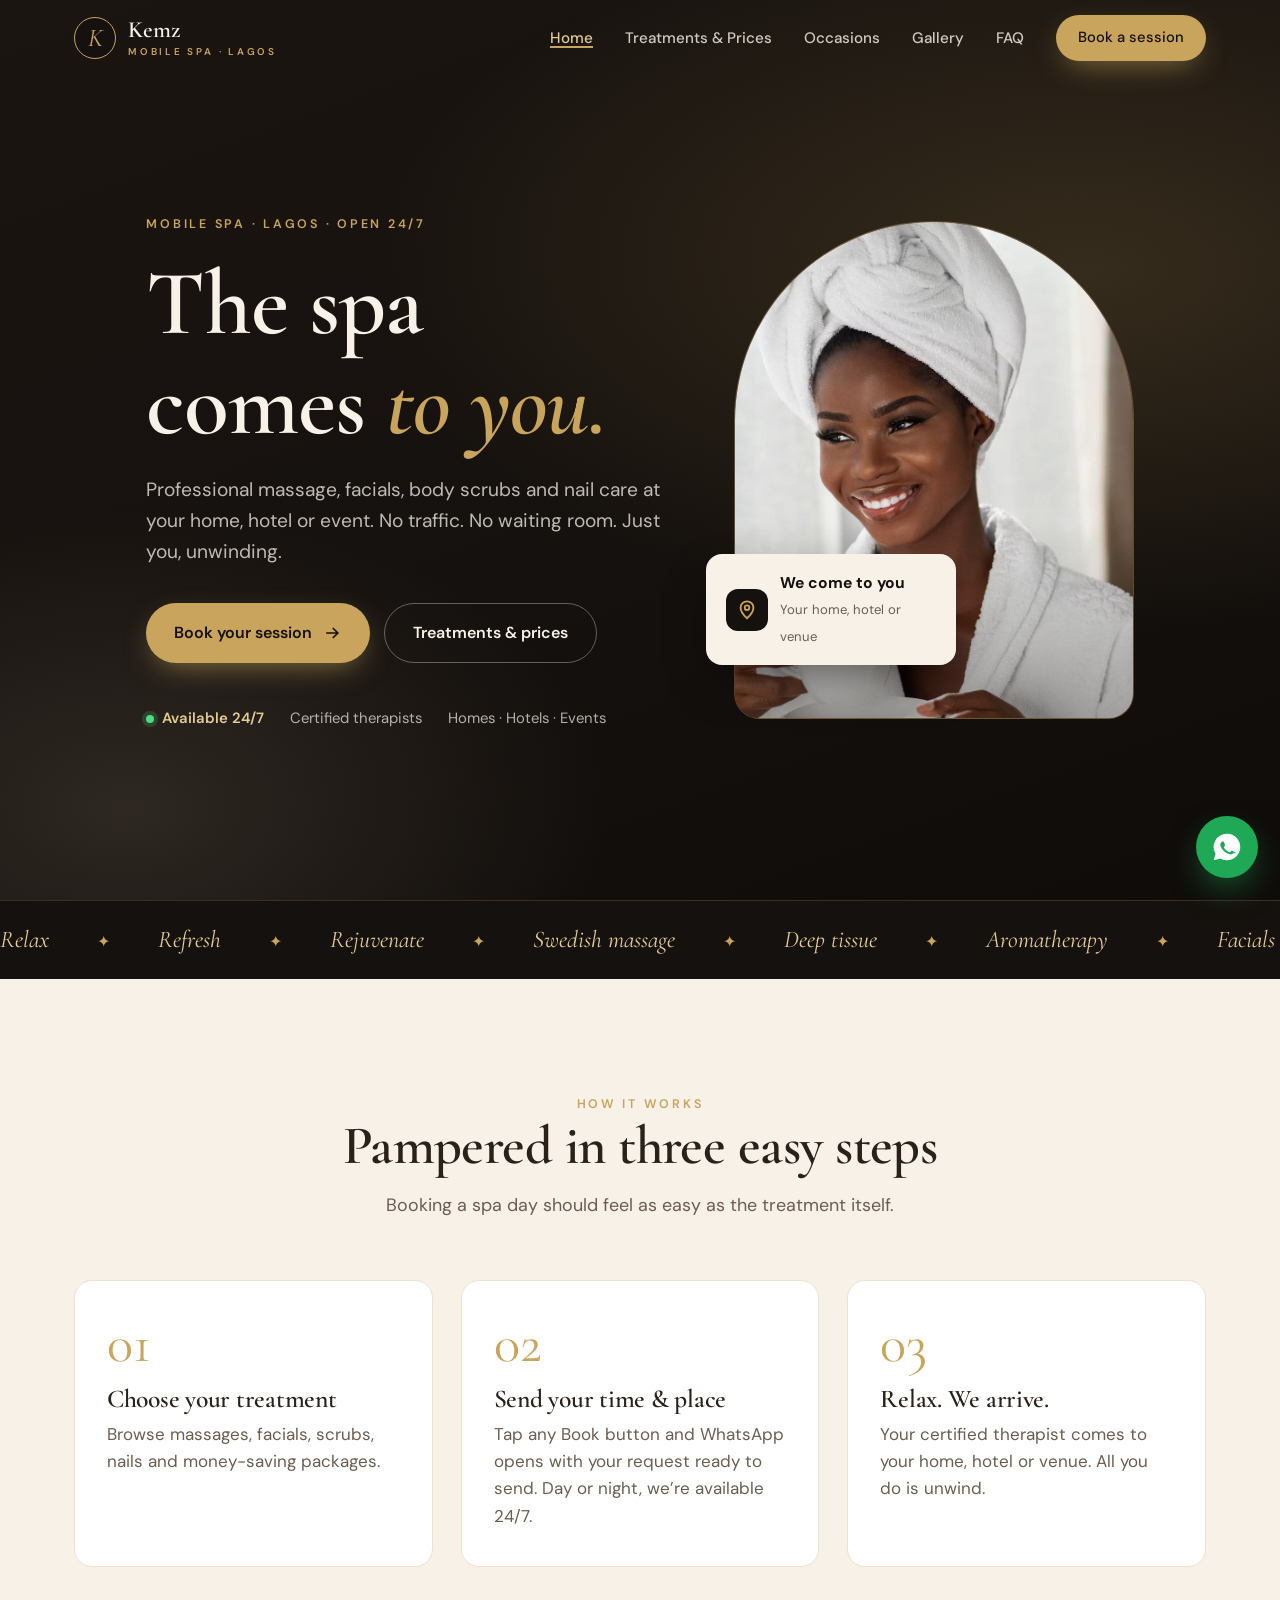
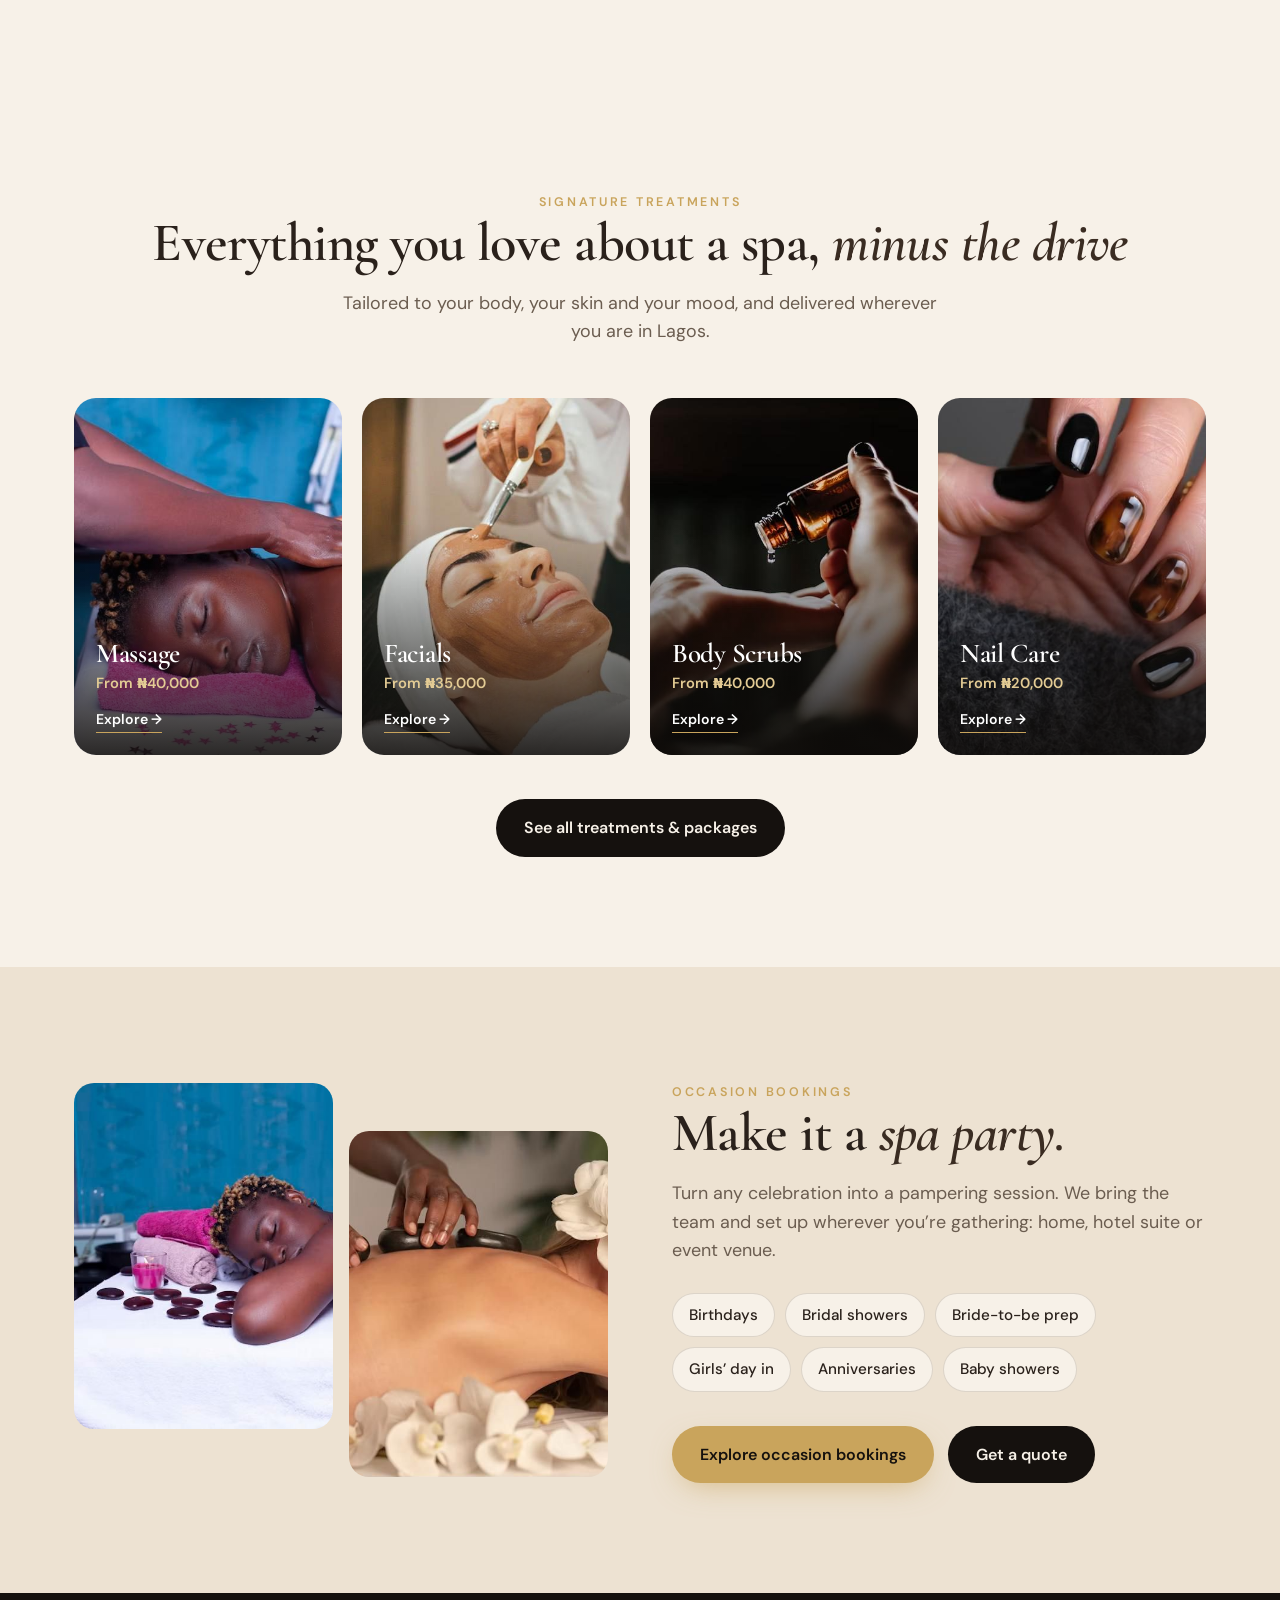
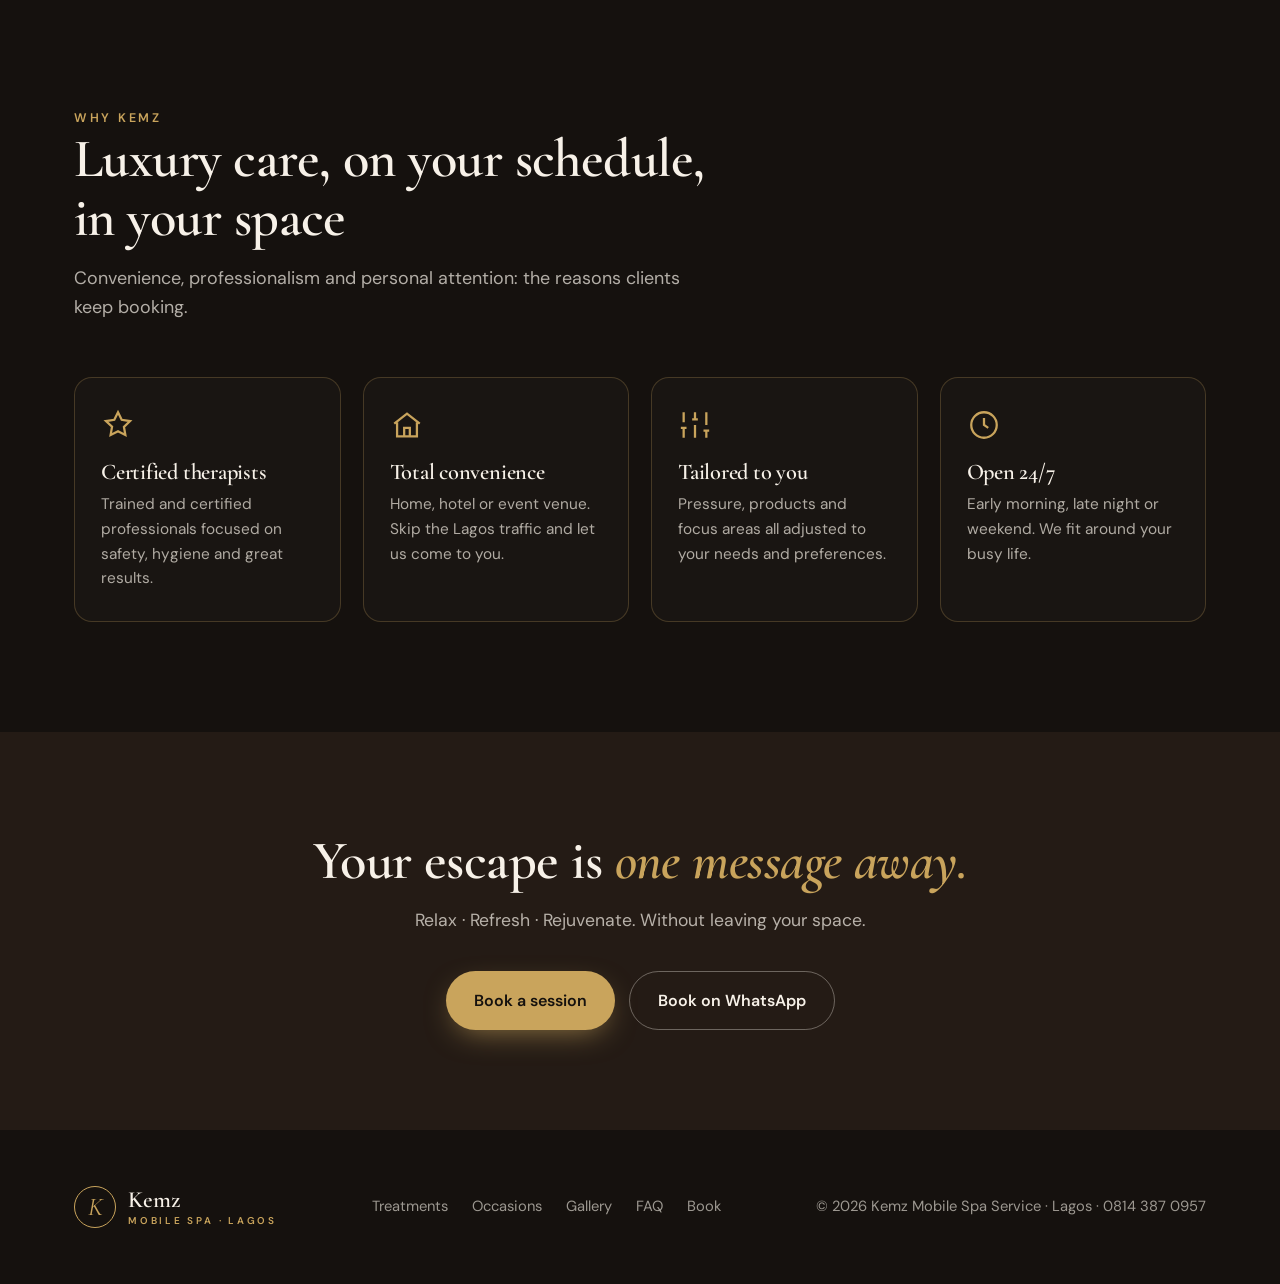
<file: index.html>
<!DOCTYPE html>
<html lang="en">
<head>
<meta charset="utf-8">
<meta name="viewport" content="width=device-width, initial-scale=1">
<title>Kemz Mobile Spa | Massage, Facials &amp; Nails at Your Door in Lagos</title>
<meta name="description" content="Kemz Mobile Spa brings professional massage, facials, body scrubs and nail care to your home, hotel or venue in Lagos. Open 24/7. Book on WhatsApp in under a minute.">
<meta name="theme-color" content="#15110E">
<link rel="canonical" href="https://kemzmobilespa.netlify.app/">
<meta property="og:type" content="website">
<meta property="og:site_name" content="Kemz Mobile Spa">
<meta property="og:title" content="Kemz Mobile Spa | The spa comes to you">
<meta property="og:description" content="Kemz Mobile Spa brings professional massage, facials, body scrubs and nail care to your home, hotel or venue in Lagos. Open 24/7. Book on WhatsApp in under a minute.">
<meta property="og:url" content="https://kemzmobilespa.netlify.app/">
<meta property="og:image" content="https://kemzmobilespa.netlify.app/og-image.jpg">
<meta property="og:image:width" content="1200">
<meta property="og:image:height" content="630">
<meta name="twitter:card" content="summary_large_image">
<link rel="icon" href="favicon.svg" type="image/svg+xml">
<link rel="manifest" href="site.webmanifest">
<link rel="preconnect" href="https://fonts.googleapis.com">
<link rel="preconnect" href="https://fonts.gstatic.com" crossorigin>
<link href="https://fonts.googleapis.com/css2?family=Cormorant+Garamond:ital,wght@0,500;0,600;1,500;1,600&family=DM+Sans:wght@400;500;600;700&display=swap" rel="stylesheet">
<link rel="stylesheet" href="assets/site.css">
<script type="application/ld+json">
{
  "@context": "https://schema.org",
  "@type": "HealthAndBeautyBusiness",
  "name": "Kemz Mobile Spa Service",
  "description": "Mobile spa in Lagos offering massage, facials, body scrubs and nail care at your home, hotel or venue.",
  "url": "https://kemzmobilespa.netlify.app/",
  "priceRange": "\u20A620,000 - \u20A6180,000",
  "telephone": "+2348143870957",
  "email": "oluwakemiomowunmi526@gmail.com",
  "image": "https://kemzmobilespa.netlify.app/og-image.jpg",
  "address": {
    "@type": "PostalAddress",
    "streetAddress": "Trinity Avenue, Oniru",
    "addressLocality": "Lekki Phase 1, Lagos",
    "addressCountry": "NG"
  },
  "areaServed": "Lagos",
  "openingHoursSpecification": {
    "@type": "OpeningHoursSpecification",
    "dayOfWeek": ["Monday","Tuesday","Wednesday","Thursday","Friday","Saturday","Sunday"],
    "opens": "00:00",
    "closes": "23:59"
  }
}
</script>
</head>
<body data-page="index">
<a class="skip" href="#main">Skip to content</a>

<header id="top">
  <div class="wrap nav">
    <a class="brand" href="index.html" aria-label="Kemz Mobile Spa: home">
      <span class="brand-mark" aria-hidden="true">K</span>
      <span class="brand-name">Kemz<small>Mobile Spa · Lagos</small></span>
    </a>
    <button class="menu-btn" aria-label="Open menu" aria-expanded="false" aria-controls="menu">
      <svg width="26" height="26" viewBox="0 0 24 24" fill="none" stroke="currentColor" stroke-width="2" stroke-linecap="round"><path d="M4 7h16M4 12h16M4 17h16"/></svg>
    </button>
    <ul class="nav-links" id="menu">
      <li><a href="index.html" aria-current="page">Home</a></li>
      <li><a href="treatments.html">Treatments &amp; Prices</a></li>
      <li><a href="occasions.html">Occasions</a></li>
      <li><a href="gallery.html">Gallery</a></li>
      <li><a href="book.html#faq">FAQ</a></li>
      <li><a class="btn btn-gold" href="book.html">Book a session</a></li>
    </ul>
  </div>
</header>

<main id="main">
<!-- HERO -->
<section class="hero">
  <div class="wrap hero-grid">
    <div>
      <span class="eyebrow">Mobile spa · Lagos · Open 24/7</span>
      <h1>The spa<br>comes <em>to you.</em></h1>
      <p class="sub">Professional massage, facials, body scrubs and nail care at your home, hotel or event. No traffic. No waiting room. Just you, unwinding.</p>
      <div class="hero-cta">
        <a class="btn btn-gold" href="book.html">Book your session
          <svg viewBox="0 0 24 24" fill="none" stroke="currentColor" stroke-width="2"><path d="M5 12h14M13 6l6 6-6 6"/></svg></a>
        <a class="btn btn-ghost" href="treatments.html">Treatments &amp; prices</a>
      </div>
      <div class="hero-meta">
        <span><i class="dot" aria-hidden="true"></i><b>Available 24/7</b></span>
        <span>Certified therapists</span>
        <span>Homes · Hotels · Events</span>
      </div>
    </div>
    <div class="hero-art">
      <div class="arch"><img src="images/hero-client.jpg" alt="Smiling woman in a white spa robe and towel wrap enjoying a cup of tea at home" width="880" height="1100" fetchpriority="high"></div>
      <div class="hero-badge">
        <span class="ic"><svg width="22" height="22" viewBox="0 0 24 24" fill="none" stroke="currentColor" stroke-width="2"><path d="M12 21s-7-6.2-7-11.5A7 7 0 0 1 19 9.5C19 14.8 12 21 12 21z"/><circle cx="12" cy="9.5" r="2.5"/></svg></span>
        <div><strong>We come to you</strong><span>Your home, hotel or venue</span></div>
      </div>
    </div>
  </div>
</section>
<div class="strip" aria-hidden="true">
  <div class="marquee">
    <span>Relax</span><span>Refresh</span><span>Rejuvenate</span><span>Swedish massage</span><span>Deep tissue</span><span>Aromatherapy</span><span>Facials</span><span>Body scrubs</span><span>Manicure &amp; pedicure</span>
    <span>Relax</span><span>Refresh</span><span>Rejuvenate</span><span>Swedish massage</span><span>Deep tissue</span><span>Aromatherapy</span><span>Facials</span><span>Body scrubs</span><span>Manicure &amp; pedicure</span>
  </div>
</div>
<!-- HOW -->
<section id="how">
  <div class="wrap">
    <div class="center reveal">
      <span class="eyebrow">How it works</span>
      <h2>Pampered in three easy steps</h2>
      <p class="lead">Booking a spa day should feel as easy as the treatment itself.</p>
    </div>
    <div class="steps">
      <div class="step reveal"><h3>Choose your treatment</h3><p>Browse massages, facials, scrubs, nails and money-saving packages.</p></div>
      <div class="step reveal"><h3>Send your time &amp; place</h3><p>Tap any Book button and WhatsApp opens with your request ready to send. Day or night, we’re available 24/7.</p></div>
      <div class="step reveal"><h3>Relax. We arrive.</h3><p>Your certified therapist comes to your home, hotel or venue. All you do is unwind.</p></div>
    </div>
  </div>
</section>
<section id="signature">
  <div class="wrap">
    <div class="center reveal">
      <span class="eyebrow">Signature treatments</span>
      <h2>Everything you love about a spa, <em style="font-style:italic;color:var(--bark)">minus the drive</em></h2>
      <p class="lead">Tailored to your body, your skin and your mood, and delivered wherever you are in Lagos.</p>
    </div>
    <div class="tiles">
      <a class="tile reveal" href="treatments.html#massage"><img src="images/massage.jpg" alt="Therapist giving a back massage" loading="lazy" style="object-position:40% center"><div class="t"><h3>Massage</h3><span class="p" data-from="massage">Ask for price</span><span class="go">Explore →</span></div></a>
      <a class="tile reveal" href="treatments.html#facial"><img src="images/facial.jpg" alt="Esthetician applying a face mask" loading="lazy" style="object-position:45% center"><div class="t"><h3>Facials</h3><span class="p" data-from="facial">Ask for price</span><span class="go">Explore →</span></div></a>
      <a class="tile reveal" href="treatments.html#scrub"><img src="images/body-oil.jpg" alt="Body oil being applied" loading="lazy" style="object-position:60% center"><div class="t"><h3>Body Scrubs</h3><span class="p" data-from="scrub">Ask for price</span><span class="go">Explore →</span></div></a>
      <a class="tile reveal" href="treatments.html#nails"><img src="images/nails.jpg" alt="Glossy manicured nails" loading="lazy" style="object-position:55% center"><div class="t"><h3>Nail Care</h3><span class="p" data-from="nails">Ask for price</span><span class="go">Explore →</span></div></a>
    </div>
    <div class="center-cta reveal"><a class="btn btn-dark" href="treatments.html">See all treatments &amp; packages</a></div>
  </div>
</section>
<!-- OCCASIONS -->
<section id="occasions" class="occasions">
  <div class="wrap occ-grid">
    <div class="occ-photos reveal" aria-hidden="true">
      <img src="images/g-relax.jpg" alt="" loading="lazy"><img src="images/g-hot-stones.jpg" alt="" loading="lazy">
    </div>
    <div class="reveal">
      <span class="eyebrow">Occasion bookings</span>
      <h2>Make it a <em>spa party.</em></h2>
      <p class="lead" style="margin-top:16px">Turn any celebration into a pampering session. We bring the team and set up wherever you’re gathering: home, hotel suite or event venue.</p>
      <div class="occ-tags"><span>Birthdays</span><span>Bridal showers</span><span>Bride-to-be prep</span><span>Girls’ day in</span><span>Anniversaries</span><span>Baby showers</span></div>
      <div class="hero-cta" style="margin-top:0"><a class="btn btn-gold" href="occasions.html">Explore occasion bookings</a><a class="btn btn-dark" href="book.html" data-book="occasion">Get a quote</a></div>
    </div>
  </div>
</section>
<!-- WHY -->
<section class="why">
  <div class="wrap">
    <div class="reveal">
      <span class="eyebrow">Why Kemz</span>
      <h2 style="max-width:640px">Luxury care, on your schedule, in your space</h2>
      <p class="lead" style="margin-top:16px">Convenience, professionalism and personal attention: the reasons clients keep booking.</p>
    </div>
    <div class="why-grid">
      <div class="why-card reveal"><div class="ic"><svg viewBox="0 0 24 24" fill="none" stroke="currentColor" stroke-width="1.6"><path d="M12 3l2.6 5.3 5.9.9-4.3 4.1 1 5.8L12 16.4 6.8 19l1-5.8L3.5 9.2l5.9-.9z"/></svg></div><h3>Certified therapists</h3><p>Trained and certified professionals focused on safety, hygiene and great results.</p></div>
      <div class="why-card reveal"><div class="ic"><svg viewBox="0 0 24 24" fill="none" stroke="currentColor" stroke-width="1.6"><path d="M3 11l9-7 9 7"/><path d="M5 10v10h14V10"/><path d="M10 20v-6h4v6"/></svg></div><h3>Total convenience</h3><p>Home, hotel or event venue. Skip the Lagos traffic and let us come to you.</p></div>
      <div class="why-card reveal"><div class="ic"><svg viewBox="0 0 24 24" fill="none" stroke="currentColor" stroke-width="1.6"><path d="M4 21v-7M4 10V3M12 21v-9M12 8V3M20 21v-5M20 12V3M2 14h4M10 8h4M18 16h4"/></svg></div><h3>Tailored to you</h3><p>Pressure, products and focus areas all adjusted to your needs and preferences.</p></div>
      <div class="why-card reveal"><div class="ic"><svg viewBox="0 0 24 24" fill="none" stroke="currentColor" stroke-width="1.6"><circle cx="12" cy="12" r="9"/><path d="M12 7v5l3 2"/></svg></div><h3>Open 24/7</h3><p>Early morning, late night or weekend. We fit around your busy life.</p></div>
    </div>
  </div>
</section>
<section class="cta">
  <div class="wrap">
    <h2>Your escape is <em>one message away.</em></h2>
    <p>Relax · Refresh · Rejuvenate. Without leaving your space.</p>
    <div class="hero-cta">
      <a class="btn btn-gold" href="book.html">Book a session</a>
      <a class="btn btn-ghost" href="book.html" data-book="general">Book on WhatsApp</a>
    </div>
  </div>
</section>
</main>

<footer>
  <div class="wrap foot">
    <a class="brand" href="index.html"><span class="brand-mark" aria-hidden="true">K</span><span class="brand-name">Kemz<small>Mobile Spa · Lagos</small></span></a>
    <nav aria-label="Footer"><a href="treatments.html">Treatments</a><a href="occasions.html">Occasions</a><a href="gallery.html">Gallery</a><a href="book.html#faq">FAQ</a><a href="book.html">Book</a></nav>
    <p>© <span id="yr">2026</span> Kemz Mobile Spa Service · Lagos · <a href="tel:+2348143870957">0814 387 0957</a></p>
  </div>
</footer>

<a class="fab" data-book="general" href="https://wa.me/2348143870957" aria-label="Chat with Kemz Mobile Spa on WhatsApp" target="_blank" rel="noopener">
  <svg viewBox="0 0 24 24" fill="currentColor"><path d="M12 2a10 10 0 0 0-8.6 15.1L2 22l5-1.3A10 10 0 1 0 12 2zm5.3 14.2c-.2.6-1.3 1.2-1.8 1.3-.5 0-.9.2-3.1-.7-2.6-1-4.3-3.7-4.4-3.9-.1-.2-1-1.4-1-2.6s.6-1.9.9-2.1c.2-.3.5-.3.7-.3h.5c.2 0 .4 0 .6.5l.8 2c.1.2.1.3 0 .5l-.3.5-.4.4c-.1.2-.3.3-.1.6.2.3.8 1.3 1.7 2.1 1.1 1 2.1 1.3 2.4 1.5.3.1.5.1.6-.1l.9-1c.2-.3.4-.2.6-.1l1.9.9c.3.1.5.2.5.3.1.2.1.7-.1 1.2z"/></svg>
</a>
<div class="mbar"><div class="mbar">
  <a class="btn btn-ghost" href="tel:+2348143870957">Call</a>
  <a class="btn btn-gold" href="book.html" data-book="general">Book on WhatsApp</a>
</div>

<script src="assets/site.js"></script>
</body>
</html>
</file>
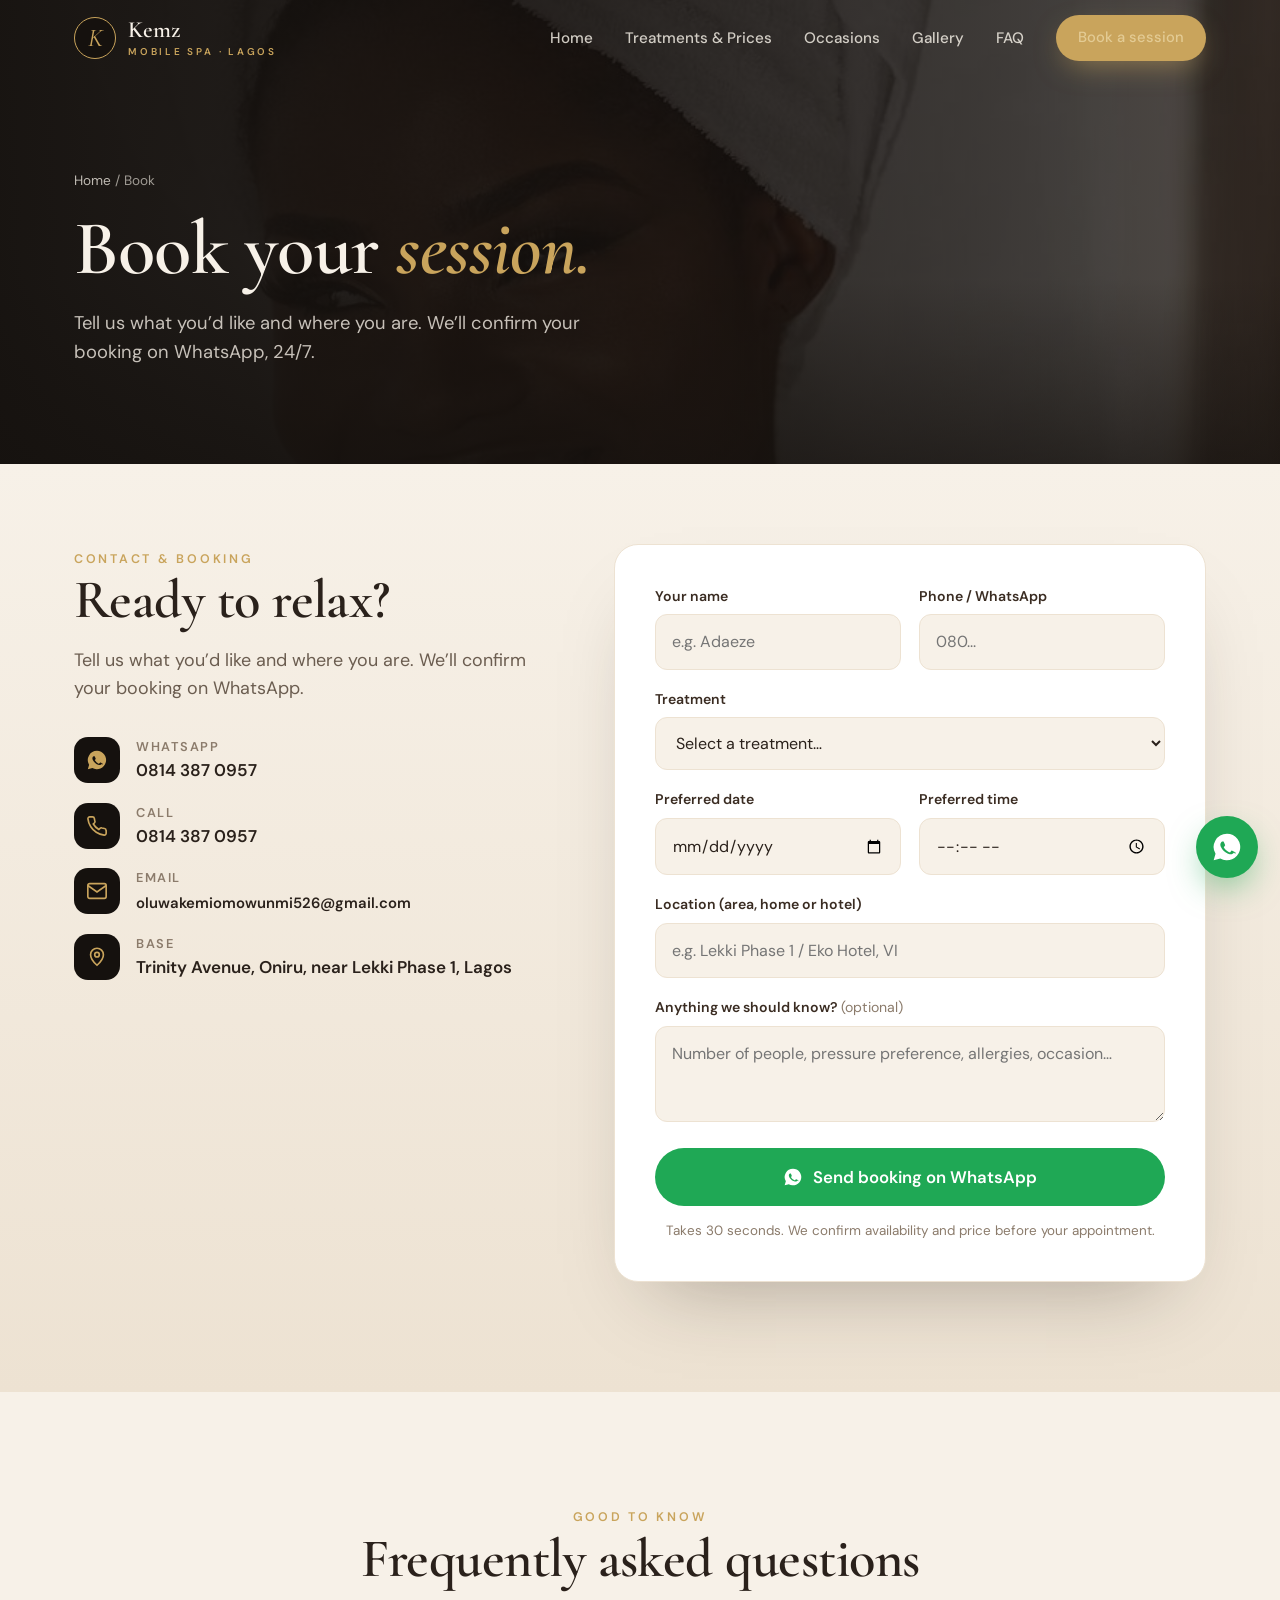
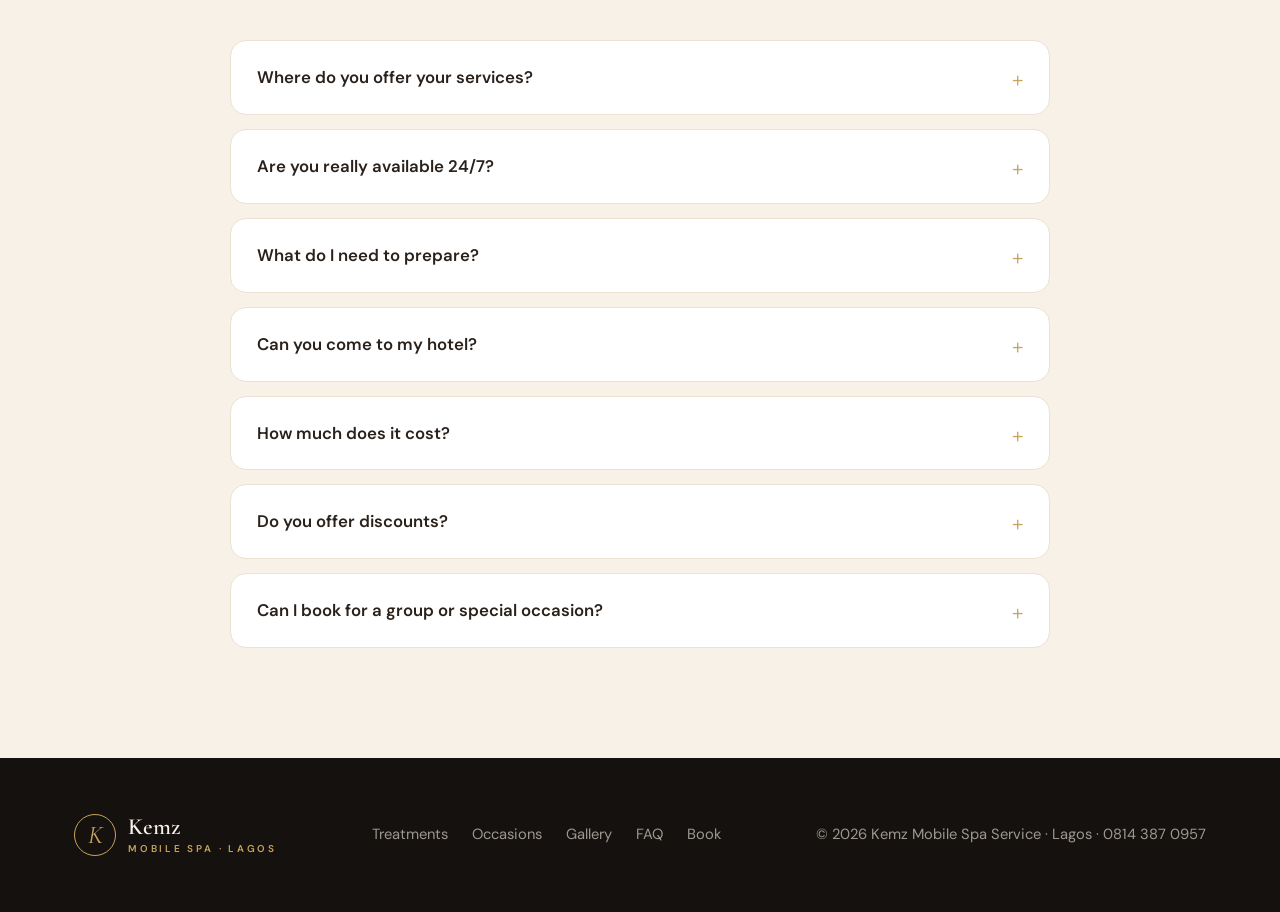
<file: book.html>
<!DOCTYPE html>
<html lang="en">
<head>
<meta charset="utf-8">
<meta name="viewport" content="width=device-width, initial-scale=1">
<title>Book a Mobile Spa Session | Kemz Mobile Spa Lagos</title>
<meta name="description" content="Book massage, facials, body scrubs or nails at your home or hotel in Lagos. Fill the form or chat on WhatsApp: 0814 387 0957. Open 24/7.">
<meta name="theme-color" content="#15110E">
<link rel="canonical" href="https://kemzmobilespa.netlify.app/book">
<meta property="og:type" content="website">
<meta property="og:site_name" content="Kemz Mobile Spa">
<meta property="og:title" content="Book a Mobile Spa Session | Kemz Mobile Spa Lagos">
<meta property="og:description" content="Book massage, facials, body scrubs or nails at your home or hotel in Lagos. Fill the form or chat on WhatsApp: 0814 387 0957. Open 24/7.">
<meta property="og:url" content="https://kemzmobilespa.netlify.app/book">
<meta property="og:image" content="https://kemzmobilespa.netlify.app/og-image.jpg">
<meta property="og:image:width" content="1200">
<meta property="og:image:height" content="630">
<meta name="twitter:card" content="summary_large_image">
<link rel="icon" href="favicon.svg" type="image/svg+xml">
<link rel="manifest" href="site.webmanifest">
<link rel="preconnect" href="https://fonts.googleapis.com">
<link rel="preconnect" href="https://fonts.gstatic.com" crossorigin>
<link href="https://fonts.googleapis.com/css2?family=Cormorant+Garamond:ital,wght@0,500;0,600;1,500;1,600&family=DM+Sans:wght@400;500;600;700&display=swap" rel="stylesheet">
<link rel="stylesheet" href="assets/site.css">

</head>
<body data-page="book">
<a class="skip" href="#main">Skip to content</a>

<header id="top">
  <div class="wrap nav">
    <a class="brand" href="index.html" aria-label="Kemz Mobile Spa: home">
      <span class="brand-mark" aria-hidden="true">K</span>
      <span class="brand-name">Kemz<small>Mobile Spa · Lagos</small></span>
    </a>
    <button class="menu-btn" aria-label="Open menu" aria-expanded="false" aria-controls="menu">
      <svg width="26" height="26" viewBox="0 0 24 24" fill="none" stroke="currentColor" stroke-width="2" stroke-linecap="round"><path d="M4 7h16M4 12h16M4 17h16"/></svg>
    </button>
    <ul class="nav-links" id="menu">
      <li><a href="index.html">Home</a></li>
      <li><a href="treatments.html">Treatments &amp; Prices</a></li>
      <li><a href="occasions.html">Occasions</a></li>
      <li><a href="gallery.html">Gallery</a></li>
      <li><a href="book.html#faq">FAQ</a></li>
      <li><a class="btn btn-gold" href="book.html" aria-current="page">Book a session</a></li>
    </ul>
  </div>
</header>

<main id="main">
<section class="page-hero">
  <img class="ph-bg" src="images/hero-client.jpg" alt="" fetchpriority="high">
  <div class="wrap">
    <div class="crumbs"><a href="index.html">Home</a> / Book</div>
    <h1>Book your <em>session.</em></h1>
    <p>Tell us what you’d like and where you are. We’ll confirm your booking on WhatsApp, 24/7.</p>
  </div>
</section>
<!-- BOOKING -->
<section id="book" class="book" style="padding-top:80px">
  <div class="wrap book-grid">
    <div class="reveal">
      <span class="eyebrow">Contact &amp; booking</span>
      <h2>Ready to relax?</h2>
      <p class="lead" style="margin-top:16px">Tell us what you’d like and where you are. We’ll confirm your booking on WhatsApp.</p>
      <ul class="contact-list">
        <li><span class="ic"><svg viewBox="0 0 24 24" fill="currentColor"><path d="M12 2a10 10 0 0 0-8.6 15.1L2 22l5-1.3A10 10 0 1 0 12 2zm5.3 14.2c-.2.6-1.3 1.2-1.8 1.3-.5 0-.9.2-3.1-.7-2.6-1-4.3-3.7-4.4-3.9-.1-.2-1-1.4-1-2.6s.6-1.9.9-2.1c.2-.3.5-.3.7-.3h.5c.2 0 .4 0 .6.5l.8 2c.1.2.1.3 0 .5l-.3.5-.4.4c-.1.2-.3.3-.1.6.2.3.8 1.3 1.7 2.1 1.1 1 2.1 1.3 2.4 1.5.3.1.5.1.6-.1l.9-1c.2-.3.4-.2.6-.1l1.9.9c.3.1.5.2.5.3.1.2.1.7-.1 1.2z"/></svg></span><div><small>WhatsApp</small><a data-book="general" href="https://wa.me/2348143870957">0814 387 0957</a></div></li>
        <li><span class="ic"><svg viewBox="0 0 24 24" fill="none" stroke="currentColor" stroke-width="1.8"><path d="M22 16.9v3a2 2 0 0 1-2.2 2 19.8 19.8 0 0 1-8.6-3.1 19.5 19.5 0 0 1-6-6A19.8 19.8 0 0 1 2.1 4.2 2 2 0 0 1 4.1 2h3a2 2 0 0 1 2 1.7c.1.9.3 1.8.6 2.7a2 2 0 0 1-.4 2.1L8 9.8a16 16 0 0 0 6 6l1.3-1.3a2 2 0 0 1 2.1-.4c.9.3 1.8.5 2.7.6a2 2 0 0 1 1.7 2z"/></svg></span><div><small>Call</small><a href="tel:+2348143870957">0814 387 0957</a></div></li>
        <li><span class="ic"><svg viewBox="0 0 24 24" fill="none" stroke="currentColor" stroke-width="1.8"><rect x="2" y="4" width="20" height="16" rx="2"/><path d="M22 6l-10 7L2 6"/></svg></span><div><small>Email</small><a href="mailto:oluwakemiomowunmi526@gmail.com">oluwakemiomowunmi526@gmail.com</a></div></li>
        <li><span class="ic"><svg viewBox="0 0 24 24" fill="none" stroke="currentColor" stroke-width="1.8"><path d="M12 21s-7-6.2-7-11.5A7 7 0 0 1 19 9.5C19 14.8 12 21 12 21z"/><circle cx="12" cy="9.5" r="2.5"/></svg></span><div><small>Base</small><span>Trinity Avenue, Oniru, near Lekki Phase 1, Lagos</span></div></li>
      </ul>
    </div>

    <form class="card reveal" name="booking" method="POST" data-netlify="true" netlify-honeypot="company" novalidate>
      <input type="hidden" name="form-name" value="booking">
      <p class="hp"><label>Leave empty <input name="company" tabindex="-1" autocomplete="off"></label></p>
      <div id="formFields">
        <div class="form-grid">
          <div class="field"><label for="name">Your name</label><input id="name" name="name" autocomplete="name" required placeholder="e.g. Adaeze"><span class="err">Please enter your name</span></div>
          <div class="field"><label for="phone">Phone / WhatsApp</label><input id="phone" name="phone" type="tel" autocomplete="tel" required placeholder="080..."><span class="err">Please enter a phone number</span></div>
          <div class="field full"><label for="service">Treatment</label>
            <select id="service" name="service" required>
              <option value="">Select a treatment…</option>
              <optgroup label="Packages"><option>Basic Pampering Package</option><option>Deluxe Rejuvenation Package</option><option>Ultimate Spa Experience</option></optgroup>
              <optgroup label="Single treatments"><option>Massage</option><option>Facial</option><option>Body scrub / wrap</option><option>Manicure / Pedicure</option><option>Not sure, please advise</option></optgroup>
            </select><span class="err">Please choose a treatment</span></div>
          <div class="field"><label for="date">Preferred date</label><input id="date" name="date" type="date" required><span class="err">Pick a date</span></div>
          <div class="field"><label for="time">Preferred time</label><input id="time" name="time" type="time" required><span class="err">Pick a time</span></div>
          <div class="field full"><label for="location">Location (area, home or hotel)</label><input id="location" name="location" required placeholder="e.g. Lekki Phase 1 / Eko Hotel, VI"><span class="err">Tell us where to come</span></div>
          <div class="field full"><label for="notes">Anything we should know? <span style="font-weight:400;color:var(--stone)">(optional)</span></label><textarea id="notes" name="notes" placeholder="Number of people, pressure preference, allergies, occasion…"></textarea></div>
        </div>
        <button class="btn btn-wa" type="submit">
          <svg viewBox="0 0 24 24" fill="currentColor"><path d="M12 2a10 10 0 0 0-8.6 15.1L2 22l5-1.3A10 10 0 1 0 12 2zm5.3 14.2c-.2.6-1.3 1.2-1.8 1.3-.5 0-.9.2-3.1-.7-2.6-1-4.3-3.7-4.4-3.9-.1-.2-1-1.4-1-2.6s.6-1.9.9-2.1c.2-.3.5-.3.7-.3h.5c.2 0 .4 0 .6.5l.8 2c.1.2.1.3 0 .5l-.3.5-.4.4c-.1.2-.3.3-.1.6.2.3.8 1.3 1.7 2.1 1.1 1 2.1 1.3 2.4 1.5.3.1.5.1.6-.1l.9-1c.2-.3.4-.2.6-.1l1.9.9c.3.1.5.2.5.3.1.2.1.7-.1 1.2z"/></svg>
          Send booking on WhatsApp</button>
        <p class="fine">Takes 30 seconds. We confirm availability and price before your appointment.</p>
      </div>
      <div class="done" id="done" role="status" aria-live="polite">
        <div class="ic"><svg width="34" height="34" viewBox="0 0 24 24" fill="none" stroke="currentColor" stroke-width="2.5"><path d="M5 12l5 5 9-10"/></svg></div>
        <h3>Almost done!</h3>
        <p>Tap the button below to send your booking on WhatsApp. We’ll reply to confirm.</p>
        <a class="btn btn-wa" id="waSend" href="https://wa.me/2348143870957" target="_blank" rel="noopener">Open WhatsApp &amp; send</a>
        <p class="fine"><a href="book.html" id="editBooking">Edit booking</a></p>
      </div>
    </form>
  </div>
</section>
<!-- FAQ -->
<section id="faq">
  <div class="wrap">
    <div class="center reveal"><span class="eyebrow">Good to know</span><h2>Frequently asked questions</h2></div>
    <div class="faq-list">
      <details class="reveal"><summary>Where do you offer your services?</summary><p>We’re based in Oniru, near Lekki Phase 1, and come to homes, hotels and event venues across Lagos. Send your location when booking and we’ll confirm availability.</p></details>
      <details class="reveal"><summary>Are you really available 24/7?</summary><p>Yes. Early mornings, late nights and weekends are all bookable. For the best chance at your preferred time, book a few hours ahead.</p></details>
      <details class="reveal"><summary>What do I need to prepare?</summary><p>Just a quiet space with room for your therapist to work. Let us know about any allergies, injuries or skin sensitivities in the booking notes.</p></details>
      <details class="reveal"><summary>Can you come to my hotel?</summary><p>Absolutely. Many of our clients book us during business trips and stays. Just include the hotel name and your room details.</p></details>
      <details class="reveal"><summary>How much does it cost?</summary><p>Single treatments start from the prices shown on each treatment, and packages are priced per person. Prices cover Lekki, Victoria Island and Ikoyi; a small transport fee may apply elsewhere in Lagos. We confirm the full price on WhatsApp before your appointment.</p></details>
      <details class="reveal"><summary>Do you offer discounts?</summary><p>Yes. Special discounts are available for multiple treatments and recurring appointments. Ask us when you book.</p></details>
      <details class="reveal"><summary>Can I book for a group or special occasion?</summary><p>Yes. Tell us how many people and the occasion (birthday, bridal shower, girls’ day in) in your booking notes and we’ll plan it with you.</p></details>
    </div>
  </div>
</section>
</main>

<footer>
  <div class="wrap foot">
    <a class="brand" href="index.html"><span class="brand-mark" aria-hidden="true">K</span><span class="brand-name">Kemz<small>Mobile Spa · Lagos</small></span></a>
    <nav aria-label="Footer"><a href="treatments.html">Treatments</a><a href="occasions.html">Occasions</a><a href="gallery.html">Gallery</a><a href="book.html#faq">FAQ</a><a href="book.html">Book</a></nav>
    <p>© <span id="yr">2026</span> Kemz Mobile Spa Service · Lagos · <a href="tel:+2348143870957">0814 387 0957</a></p>
  </div>
</footer>

<a class="fab" data-book="general" href="https://wa.me/2348143870957" aria-label="Chat with Kemz Mobile Spa on WhatsApp" target="_blank" rel="noopener">
  <svg viewBox="0 0 24 24" fill="currentColor"><path d="M12 2a10 10 0 0 0-8.6 15.1L2 22l5-1.3A10 10 0 1 0 12 2zm5.3 14.2c-.2.6-1.3 1.2-1.8 1.3-.5 0-.9.2-3.1-.7-2.6-1-4.3-3.7-4.4-3.9-.1-.2-1-1.4-1-2.6s.6-1.9.9-2.1c.2-.3.5-.3.7-.3h.5c.2 0 .4 0 .6.5l.8 2c.1.2.1.3 0 .5l-.3.5-.4.4c-.1.2-.3.3-.1.6.2.3.8 1.3 1.7 2.1 1.1 1 2.1 1.3 2.4 1.5.3.1.5.1.6-.1l.9-1c.2-.3.4-.2.6-.1l1.9.9c.3.1.5.2.5.3.1.2.1.7-.1 1.2z"/></svg>
</a>
<div class="mbar"><div class="mbar">
  <a class="btn btn-ghost" href="tel:+2348143870957">Call</a>
  <a class="btn btn-gold" href="book.html" data-book="general">Book on WhatsApp</a>
</div>

<script src="assets/site.js"></script>
</body>
</html>
</file>
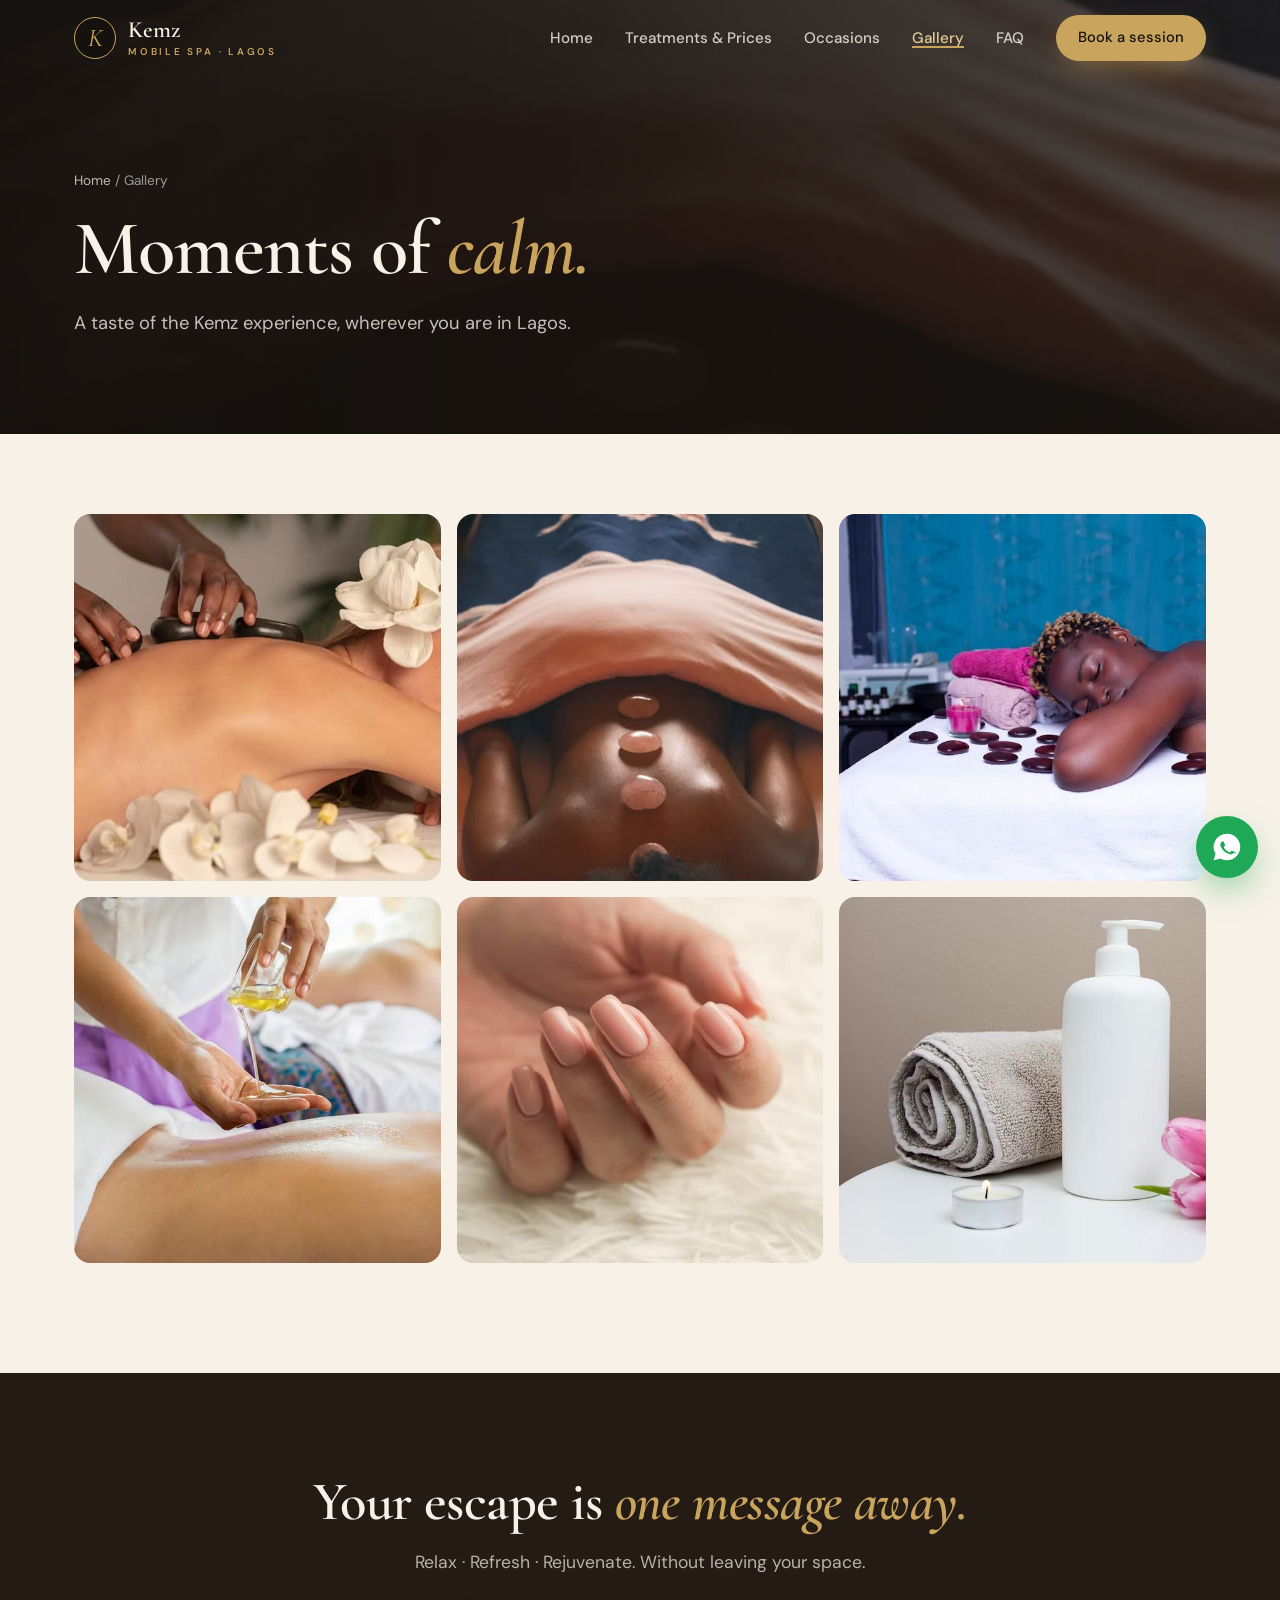
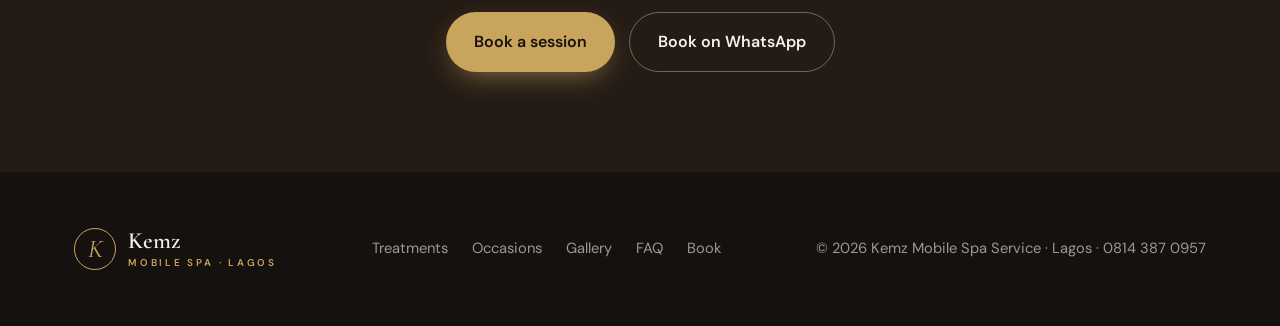
<file: gallery.html>
<!DOCTYPE html>
<html lang="en">
<head>
<meta charset="utf-8">
<meta name="viewport" content="width=device-width, initial-scale=1">
<title>Gallery | Kemz Mobile Spa Lagos</title>
<meta name="description" content="See the Kemz Mobile Spa experience: massage, hot stones, facials, body treatments and nail care at your home or hotel in Lagos.">
<meta name="theme-color" content="#15110E">
<link rel="canonical" href="https://kemzmobilespa.netlify.app/gallery">
<meta property="og:type" content="website">
<meta property="og:site_name" content="Kemz Mobile Spa">
<meta property="og:title" content="Gallery | Kemz Mobile Spa Lagos">
<meta property="og:description" content="See the Kemz Mobile Spa experience: massage, hot stones, facials, body treatments and nail care at your home or hotel in Lagos.">
<meta property="og:url" content="https://kemzmobilespa.netlify.app/gallery">
<meta property="og:image" content="https://kemzmobilespa.netlify.app/og-image.jpg">
<meta property="og:image:width" content="1200">
<meta property="og:image:height" content="630">
<meta name="twitter:card" content="summary_large_image">
<link rel="icon" href="favicon.svg" type="image/svg+xml">
<link rel="manifest" href="site.webmanifest">
<link rel="preconnect" href="https://fonts.googleapis.com">
<link rel="preconnect" href="https://fonts.gstatic.com" crossorigin>
<link href="https://fonts.googleapis.com/css2?family=Cormorant+Garamond:ital,wght@0,500;0,600;1,500;1,600&family=DM+Sans:wght@400;500;600;700&display=swap" rel="stylesheet">
<link rel="stylesheet" href="assets/site.css">

</head>
<body data-page="gallery">
<a class="skip" href="#main">Skip to content</a>

<header id="top">
  <div class="wrap nav">
    <a class="brand" href="index.html" aria-label="Kemz Mobile Spa: home">
      <span class="brand-mark" aria-hidden="true">K</span>
      <span class="brand-name">Kemz<small>Mobile Spa · Lagos</small></span>
    </a>
    <button class="menu-btn" aria-label="Open menu" aria-expanded="false" aria-controls="menu">
      <svg width="26" height="26" viewBox="0 0 24 24" fill="none" stroke="currentColor" stroke-width="2" stroke-linecap="round"><path d="M4 7h16M4 12h16M4 17h16"/></svg>
    </button>
    <ul class="nav-links" id="menu">
      <li><a href="index.html">Home</a></li>
      <li><a href="treatments.html">Treatments &amp; Prices</a></li>
      <li><a href="occasions.html">Occasions</a></li>
      <li><a href="gallery.html" aria-current="page">Gallery</a></li>
      <li><a href="book.html#faq">FAQ</a></li>
      <li><a class="btn btn-gold" href="book.html">Book a session</a></li>
    </ul>
  </div>
</header>

<main id="main">
<section class="page-hero">
  <img class="ph-bg" src="images/g-stone-therapy.jpg" alt="" fetchpriority="high">
  <div class="wrap">
    <div class="crumbs"><a href="index.html">Home</a> / Gallery</div>
    <h1>Moments of <em>calm.</em></h1>
    <p>A taste of the Kemz experience, wherever you are in Lagos.</p>
  </div>
</section>
<!-- GALLERY -->
<section id="gallery" hidden style="padding-top:80px">
  <div class="wrap">
    
    <div class="gallery-grid" style="margin-top:0"></div>
  </div>
</section>
<section class="cta">
  <div class="wrap">
    <h2>Your escape is <em>one message away.</em></h2>
    <p>Relax · Refresh · Rejuvenate. Without leaving your space.</p>
    <div class="hero-cta">
      <a class="btn btn-gold" href="book.html">Book a session</a>
      <a class="btn btn-ghost" href="book.html" data-book="general">Book on WhatsApp</a>
    </div>
  </div>
</section>
</main>

<footer>
  <div class="wrap foot">
    <a class="brand" href="index.html"><span class="brand-mark" aria-hidden="true">K</span><span class="brand-name">Kemz<small>Mobile Spa · Lagos</small></span></a>
    <nav aria-label="Footer"><a href="treatments.html">Treatments</a><a href="occasions.html">Occasions</a><a href="gallery.html">Gallery</a><a href="book.html#faq">FAQ</a><a href="book.html">Book</a></nav>
    <p>© <span id="yr">2026</span> Kemz Mobile Spa Service · Lagos · <a href="tel:+2348143870957">0814 387 0957</a></p>
  </div>
</footer>

<a class="fab" data-book="general" href="https://wa.me/2348143870957" aria-label="Chat with Kemz Mobile Spa on WhatsApp" target="_blank" rel="noopener">
  <svg viewBox="0 0 24 24" fill="currentColor"><path d="M12 2a10 10 0 0 0-8.6 15.1L2 22l5-1.3A10 10 0 1 0 12 2zm5.3 14.2c-.2.6-1.3 1.2-1.8 1.3-.5 0-.9.2-3.1-.7-2.6-1-4.3-3.7-4.4-3.9-.1-.2-1-1.4-1-2.6s.6-1.9.9-2.1c.2-.3.5-.3.7-.3h.5c.2 0 .4 0 .6.5l.8 2c.1.2.1.3 0 .5l-.3.5-.4.4c-.1.2-.3.3-.1.6.2.3.8 1.3 1.7 2.1 1.1 1 2.1 1.3 2.4 1.5.3.1.5.1.6-.1l.9-1c.2-.3.4-.2.6-.1l1.9.9c.3.1.5.2.5.3.1.2.1.7-.1 1.2z"/></svg>
</a>
<div class="mbar"><div class="mbar">
  <a class="btn btn-ghost" href="tel:+2348143870957">Call</a>
  <a class="btn btn-gold" href="book.html" data-book="general">Book on WhatsApp</a>
</div>

<script src="assets/site.js"></script>
</body>
</html>
</file>
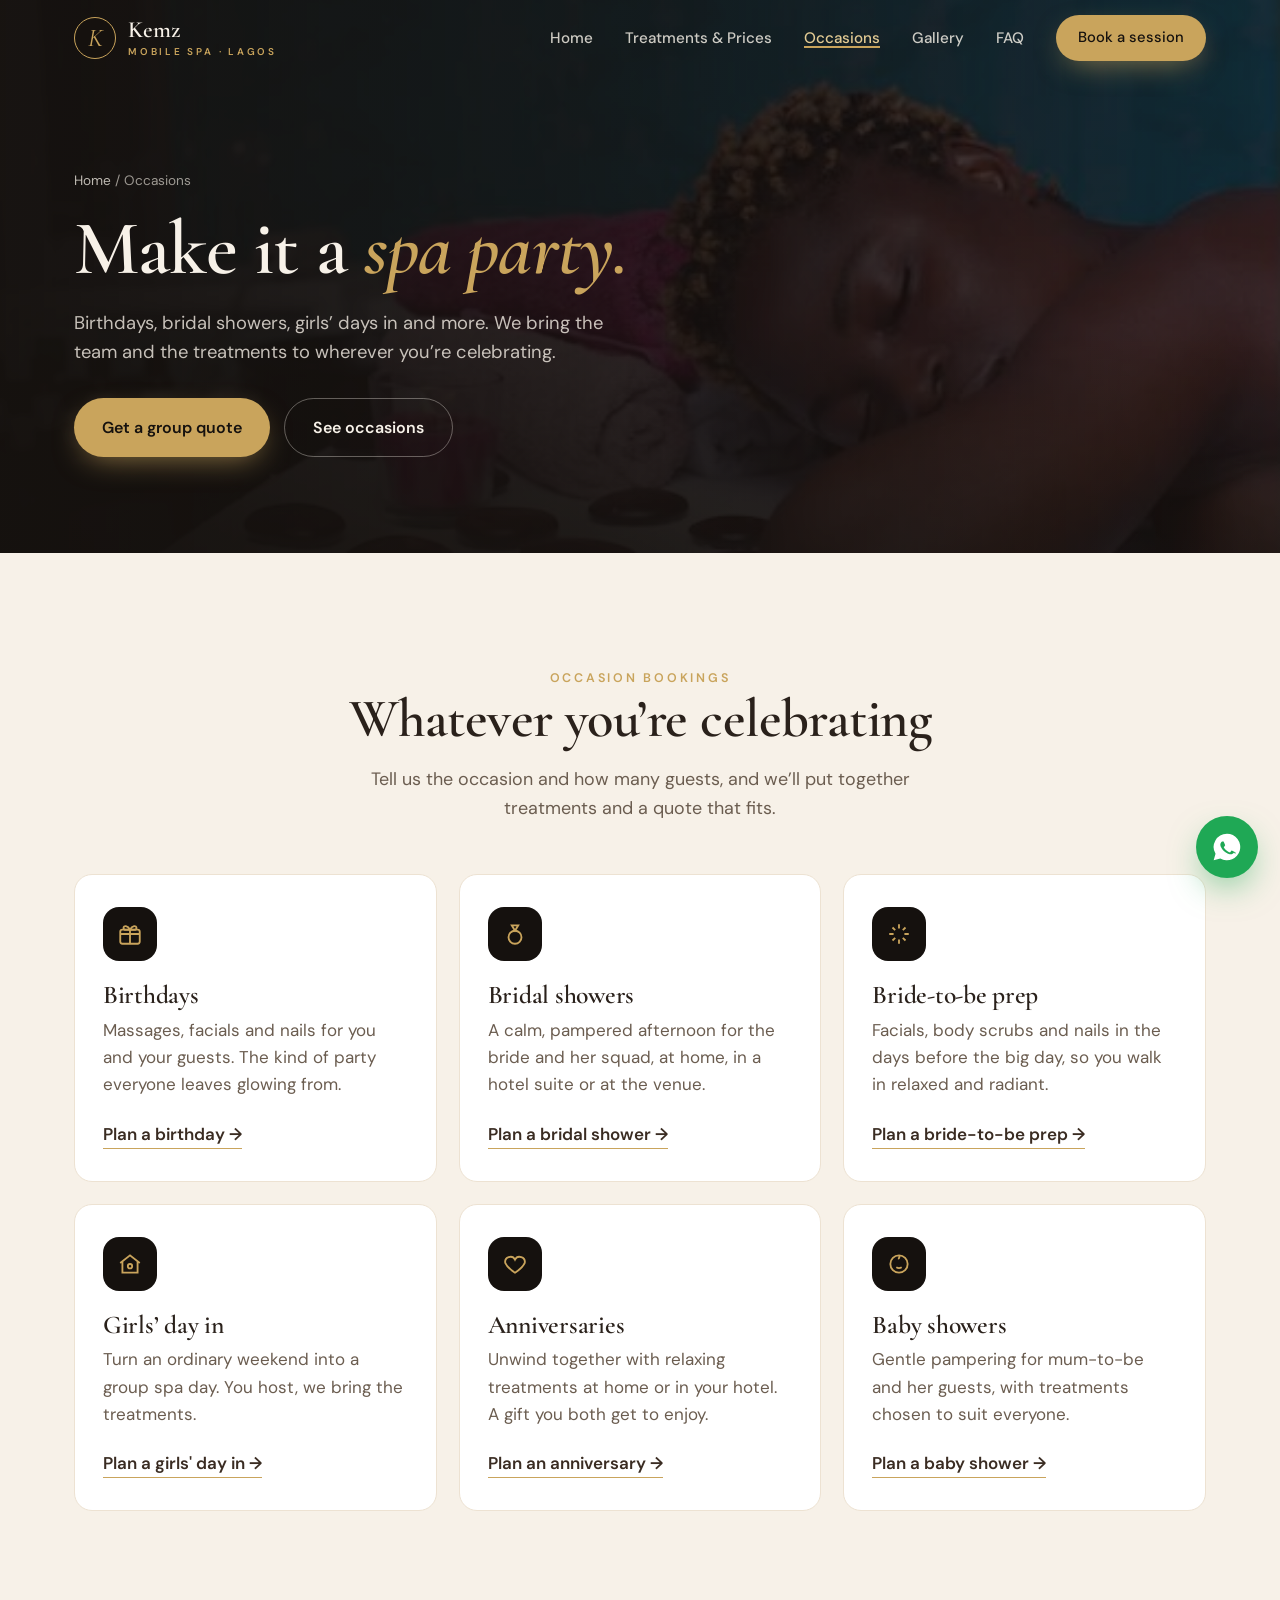
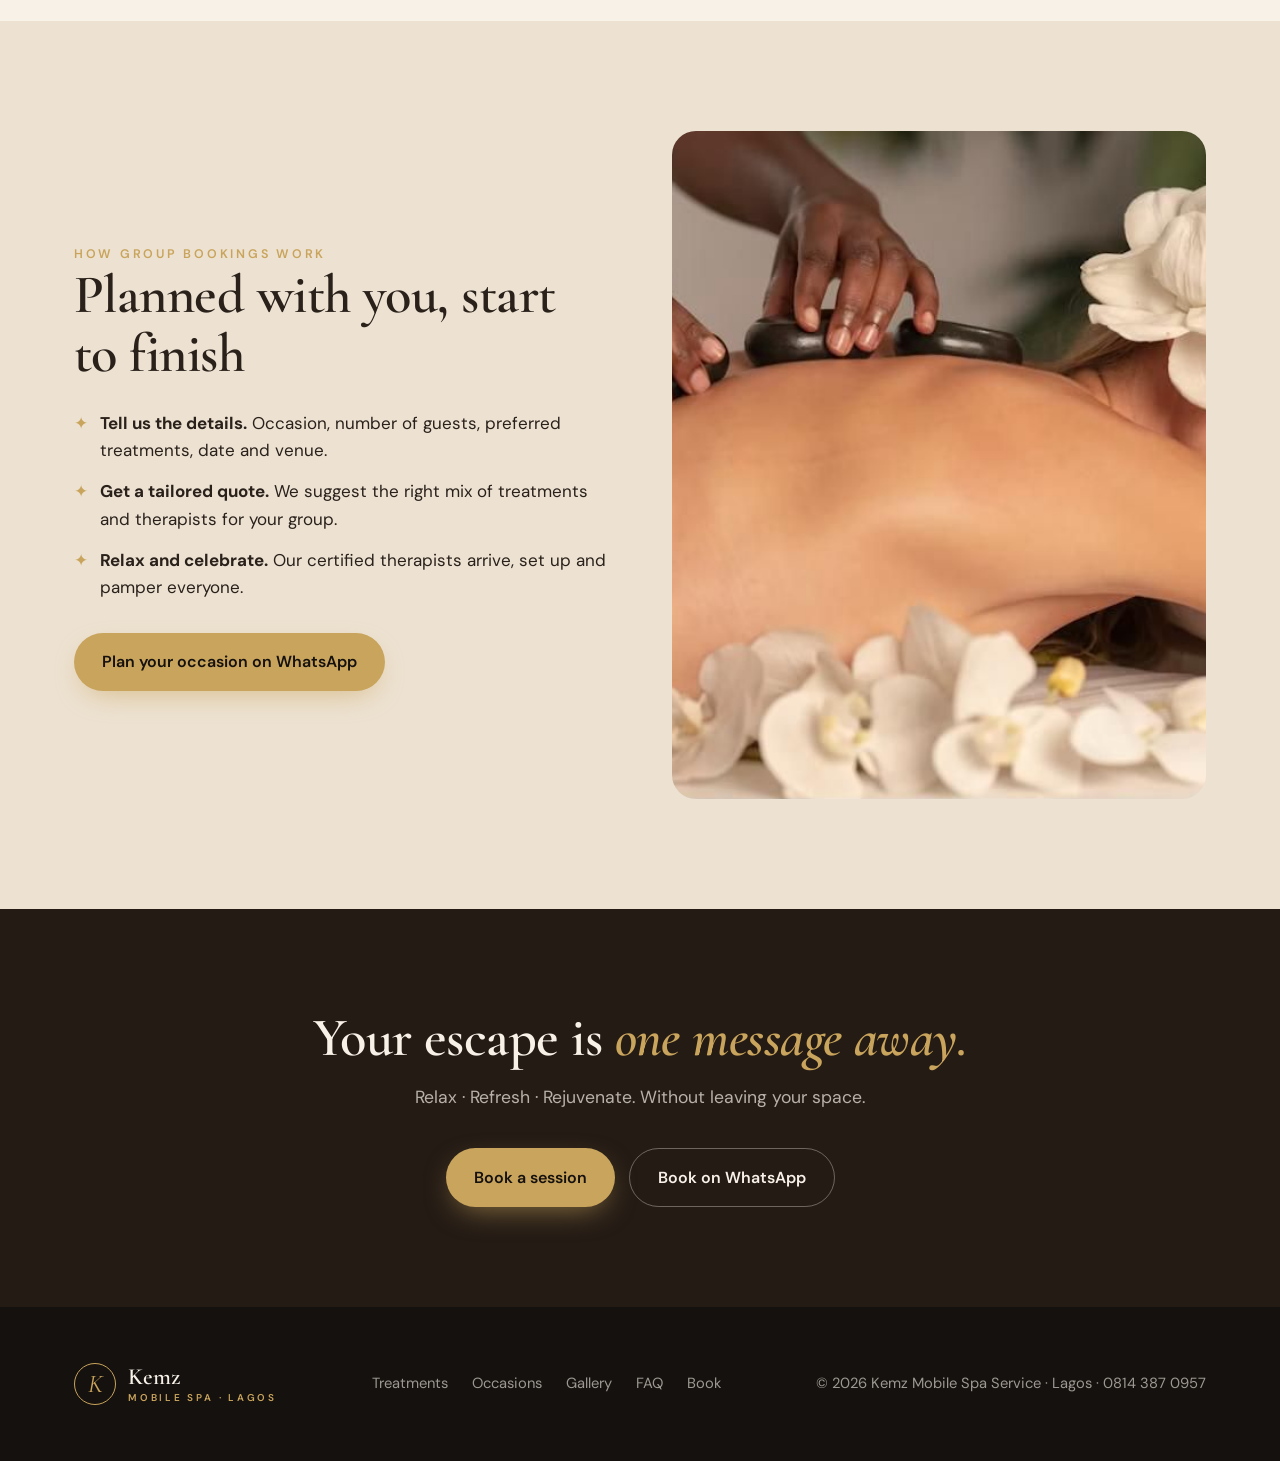
<file: occasions.html>
<!DOCTYPE html>
<html lang="en">
<head>
<meta charset="utf-8">
<meta name="viewport" content="width=device-width, initial-scale=1">
<title>Spa Parties &amp; Occasion Bookings in Lagos | Kemz Mobile Spa</title>
<meta name="description" content="Book a mobile spa party in Lagos for birthdays, bridal showers, girls’ days in, anniversaries and baby showers. We bring certified therapists to your venue.">
<meta name="theme-color" content="#15110E">
<link rel="canonical" href="https://kemzmobilespa.netlify.app/occasions">
<meta property="og:type" content="website">
<meta property="og:site_name" content="Kemz Mobile Spa">
<meta property="og:title" content="Spa Parties &amp; Occasion Bookings in Lagos | Kemz Mobile Spa">
<meta property="og:description" content="Book a mobile spa party in Lagos for birthdays, bridal showers, girls’ days in, anniversaries and baby showers. We bring certified therapists to your venue.">
<meta property="og:url" content="https://kemzmobilespa.netlify.app/occasions">
<meta property="og:image" content="https://kemzmobilespa.netlify.app/og-image.jpg">
<meta property="og:image:width" content="1200">
<meta property="og:image:height" content="630">
<meta name="twitter:card" content="summary_large_image">
<link rel="icon" href="favicon.svg" type="image/svg+xml">
<link rel="manifest" href="site.webmanifest">
<link rel="preconnect" href="https://fonts.googleapis.com">
<link rel="preconnect" href="https://fonts.gstatic.com" crossorigin>
<link href="https://fonts.googleapis.com/css2?family=Cormorant+Garamond:ital,wght@0,500;0,600;1,500;1,600&family=DM+Sans:wght@400;500;600;700&display=swap" rel="stylesheet">
<link rel="stylesheet" href="assets/site.css">

</head>
<body data-page="occasions">
<a class="skip" href="#main">Skip to content</a>

<header id="top">
  <div class="wrap nav">
    <a class="brand" href="index.html" aria-label="Kemz Mobile Spa: home">
      <span class="brand-mark" aria-hidden="true">K</span>
      <span class="brand-name">Kemz<small>Mobile Spa · Lagos</small></span>
    </a>
    <button class="menu-btn" aria-label="Open menu" aria-expanded="false" aria-controls="menu">
      <svg width="26" height="26" viewBox="0 0 24 24" fill="none" stroke="currentColor" stroke-width="2" stroke-linecap="round"><path d="M4 7h16M4 12h16M4 17h16"/></svg>
    </button>
    <ul class="nav-links" id="menu">
      <li><a href="index.html">Home</a></li>
      <li><a href="treatments.html">Treatments &amp; Prices</a></li>
      <li><a href="occasions.html" aria-current="page">Occasions</a></li>
      <li><a href="gallery.html">Gallery</a></li>
      <li><a href="book.html#faq">FAQ</a></li>
      <li><a class="btn btn-gold" href="book.html">Book a session</a></li>
    </ul>
  </div>
</header>

<main id="main">
<section class="page-hero">
  <img class="ph-bg" src="images/g-relax.jpg" alt="" fetchpriority="high">
  <div class="wrap">
    <div class="crumbs"><a href="index.html">Home</a> / Occasions</div>
    <h1>Make it a <em>spa party.</em></h1>
    <p>Birthdays, bridal showers, girls’ days in and more. We bring the team and the treatments to wherever you’re celebrating.</p>
    <div class="hero-cta"><a class="btn btn-gold" href="book.html" data-book="occasion">Get a group quote</a><a class="btn btn-ghost" href="#occasions-list">See occasions</a></div>
  </div>
</section>
<section id="occasions-list">
  <div class="wrap">
    <div class="center reveal">
      <span class="eyebrow">Occasion bookings</span>
      <h2>Whatever you’re celebrating</h2>
      <p class="lead">Tell us the occasion and how many guests, and we’ll put together treatments and a quote that fits.</p>
    </div>
    <div class="occ-cards">
      <div class="occ-card reveal"><span class="ic"><svg viewBox="0 0 24 24" fill="none" stroke="currentColor" stroke-width="1.7"><rect x="3" y="8" width="18" height="13" rx="2"/><path d="M12 8v13M3 12h18M12 8c-2-4-6-4-6-1.5S9 8 12 8zm0 0c2-4 6-4 6-1.5S15 8 12 8z"/></svg></span><h3>Birthdays</h3><p>Massages, facials and nails for you and your guests. The kind of party everyone leaves glowing from.</p><a href="book.html" data-book="occasion" data-occasion="Birthday">Plan a birthday →</a></div>
      <div class="occ-card reveal"><span class="ic"><svg viewBox="0 0 24 24" fill="none" stroke="currentColor" stroke-width="1.7"><circle cx="12" cy="15" r="6"/><path d="M9 4h6l-3 5z"/></svg></span><h3>Bridal showers</h3><p>A calm, pampered afternoon for the bride and her squad, at home, in a hotel suite or at the venue.</p><a href="book.html" data-book="occasion" data-occasion="Bridal shower">Plan a bridal shower →</a></div>
      <div class="occ-card reveal"><span class="ic"><svg viewBox="0 0 24 24" fill="none" stroke="currentColor" stroke-width="1.7"><path d="M12 3v4M12 17v4M3 12h4M17 12h4M6 6l2.5 2.5M15.5 15.5L18 18M6 18l2.5-2.5M15.5 8.5L18 6"/></svg></span><h3>Bride-to-be prep</h3><p>Facials, body scrubs and nails in the days before the big day, so you walk in relaxed and radiant.</p><a href="book.html" data-book="occasion" data-occasion="Bride-to-be prep">Plan a bride-to-be prep →</a></div>
      <div class="occ-card reveal"><span class="ic"><svg viewBox="0 0 24 24" fill="none" stroke="currentColor" stroke-width="1.7"><path d="M3 11l9-7 9 7"/><path d="M5 10v10h14V10"/><circle cx="12" cy="14" r="2"/></svg></span><h3>Girls’ day in</h3><p>Turn an ordinary weekend into a group spa day. You host, we bring the treatments.</p><a href="book.html" data-book="occasion" data-occasion="Girls' day in">Plan a girls' day in →</a></div>
      <div class="occ-card reveal"><span class="ic"><svg viewBox="0 0 24 24" fill="none" stroke="currentColor" stroke-width="1.7"><path d="M12 20s-7-4.4-9-9a4.8 4.8 0 0 1 9-3 4.8 4.8 0 0 1 9 3c-2 4.6-9 9-9 9z"/></svg></span><h3>Anniversaries</h3><p>Unwind together with relaxing treatments at home or in your hotel. A gift you both get to enjoy.</p><a href="book.html" data-book="occasion" data-occasion="Anniversary">Plan an anniversary →</a></div>
      <div class="occ-card reveal"><span class="ic"><svg viewBox="0 0 24 24" fill="none" stroke="currentColor" stroke-width="1.7"><circle cx="12" cy="12" r="8"/><path d="M9 11h.01M15 11h.01M9.5 15c1.5 1 3.5 1 5 0M12 4c1 1.5 0 3-1 3"/></svg></span><h3>Baby showers</h3><p>Gentle pampering for mum-to-be and her guests, with treatments chosen to suit everyone.</p><a href="book.html" data-book="occasion" data-occasion="Baby shower">Plan a baby shower →</a></div>
    </div>
  </div>
</section>
<section class="occasions">
  <div class="wrap split">
    <div class="reveal">
      <span class="eyebrow">How group bookings work</span>
      <h2>Planned with you, start to finish</h2>
      <ul class="list-check">
        <li><span><b>Tell us the details.</b> Occasion, number of guests, preferred treatments, date and venue.</span></li>
        <li><span><b>Get a tailored quote.</b> We suggest the right mix of treatments and therapists for your group.</span></li>
        <li><span><b>Relax and celebrate.</b> Our certified therapists arrive, set up and pamper everyone.</span></li>
      </ul>
      <a class="btn btn-gold" href="book.html" data-book="occasion">Plan your occasion on WhatsApp</a>
    </div>
    <img class="reveal" src="images/g-hot-stones.jpg" alt="Hot stone massage with orchids" loading="lazy">
  </div>
</section>
<section class="cta">
  <div class="wrap">
    <h2>Your escape is <em>one message away.</em></h2>
    <p>Relax · Refresh · Rejuvenate. Without leaving your space.</p>
    <div class="hero-cta">
      <a class="btn btn-gold" href="book.html">Book a session</a>
      <a class="btn btn-ghost" href="book.html" data-book="general">Book on WhatsApp</a>
    </div>
  </div>
</section>
</main>

<footer>
  <div class="wrap foot">
    <a class="brand" href="index.html"><span class="brand-mark" aria-hidden="true">K</span><span class="brand-name">Kemz<small>Mobile Spa · Lagos</small></span></a>
    <nav aria-label="Footer"><a href="treatments.html">Treatments</a><a href="occasions.html">Occasions</a><a href="gallery.html">Gallery</a><a href="book.html#faq">FAQ</a><a href="book.html">Book</a></nav>
    <p>© <span id="yr">2026</span> Kemz Mobile Spa Service · Lagos · <a href="tel:+2348143870957">0814 387 0957</a></p>
  </div>
</footer>

<a class="fab" data-book="general" href="https://wa.me/2348143870957" aria-label="Chat with Kemz Mobile Spa on WhatsApp" target="_blank" rel="noopener">
  <svg viewBox="0 0 24 24" fill="currentColor"><path d="M12 2a10 10 0 0 0-8.6 15.1L2 22l5-1.3A10 10 0 1 0 12 2zm5.3 14.2c-.2.6-1.3 1.2-1.8 1.3-.5 0-.9.2-3.1-.7-2.6-1-4.3-3.7-4.4-3.9-.1-.2-1-1.4-1-2.6s.6-1.9.9-2.1c.2-.3.5-.3.7-.3h.5c.2 0 .4 0 .6.5l.8 2c.1.2.1.3 0 .5l-.3.5-.4.4c-.1.2-.3.3-.1.6.2.3.8 1.3 1.7 2.1 1.1 1 2.1 1.3 2.4 1.5.3.1.5.1.6-.1l.9-1c.2-.3.4-.2.6-.1l1.9.9c.3.1.5.2.5.3.1.2.1.7-.1 1.2z"/></svg>
</a>
<div class="mbar"><div class="mbar">
  <a class="btn btn-ghost" href="tel:+2348143870957">Call</a>
  <a class="btn btn-gold" href="book.html" data-book="general">Book on WhatsApp</a>
</div>

<script src="assets/site.js"></script>
</body>
</html>
</file>
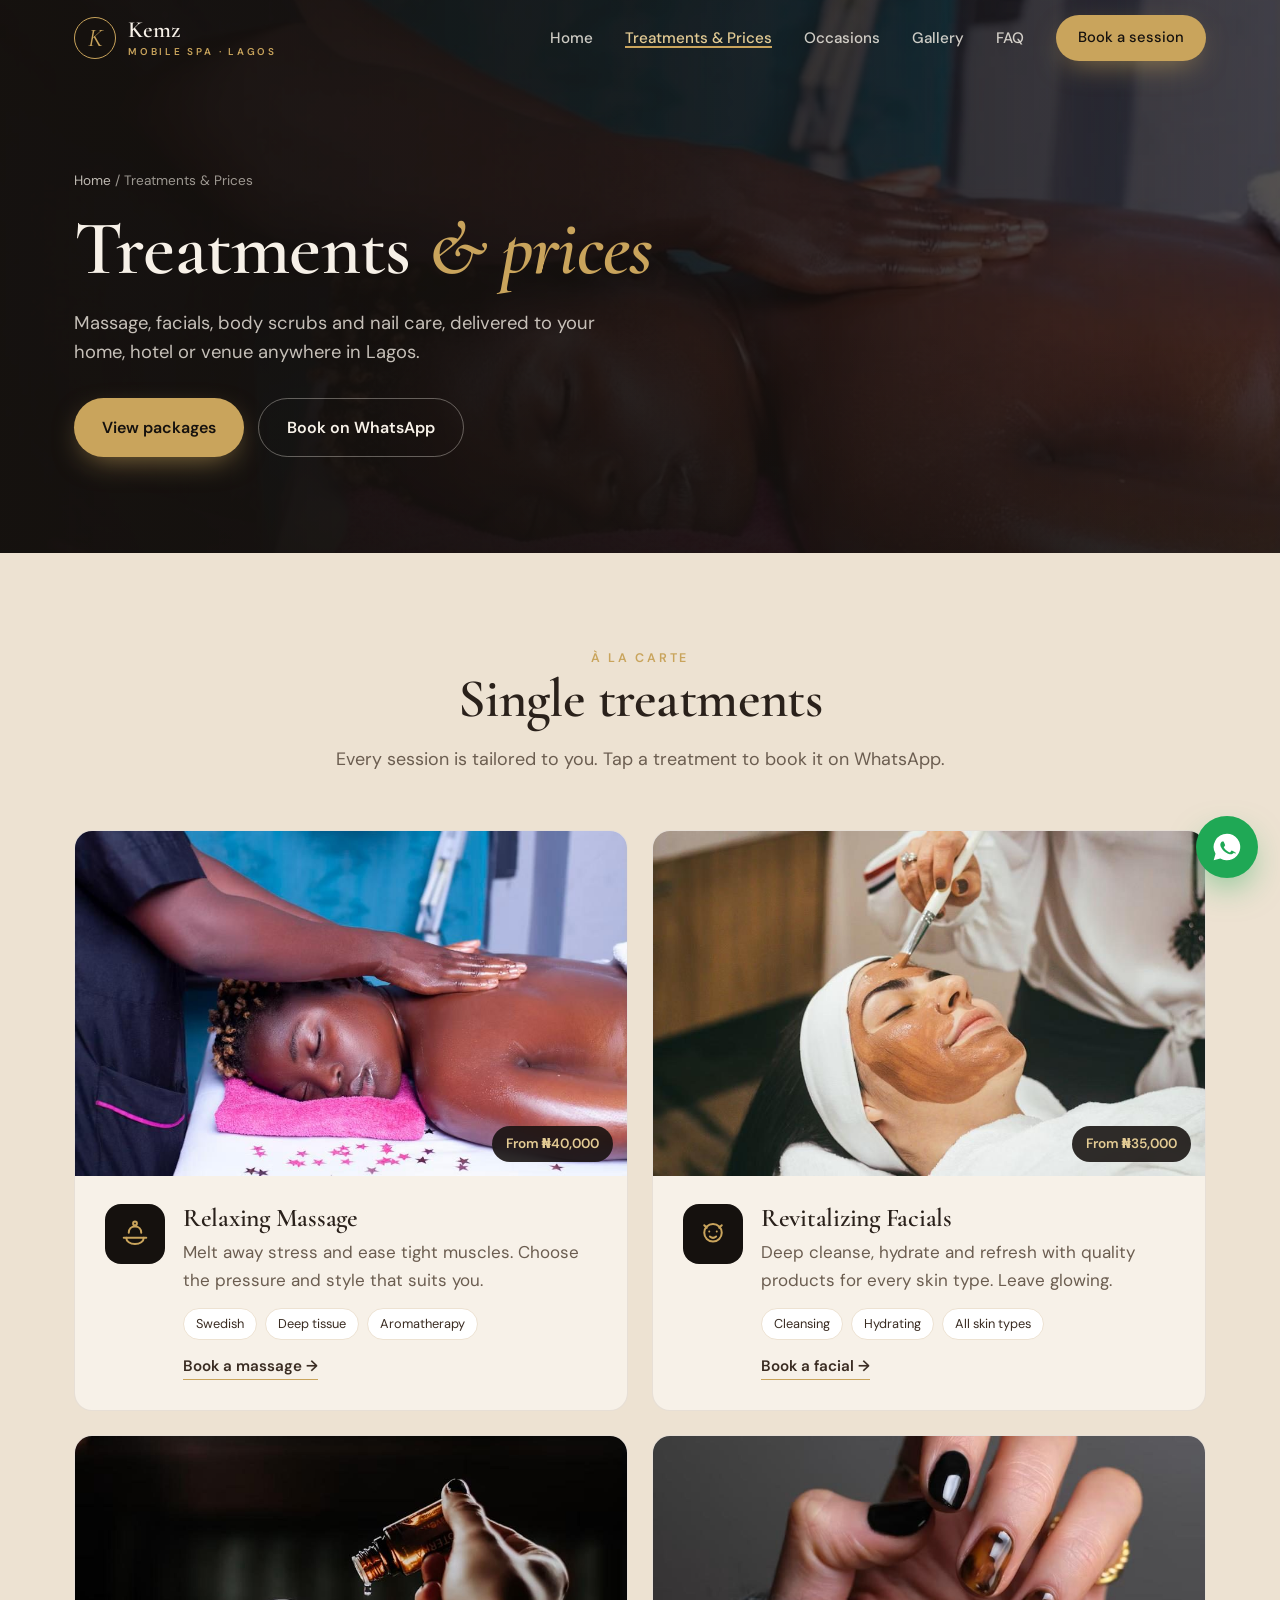
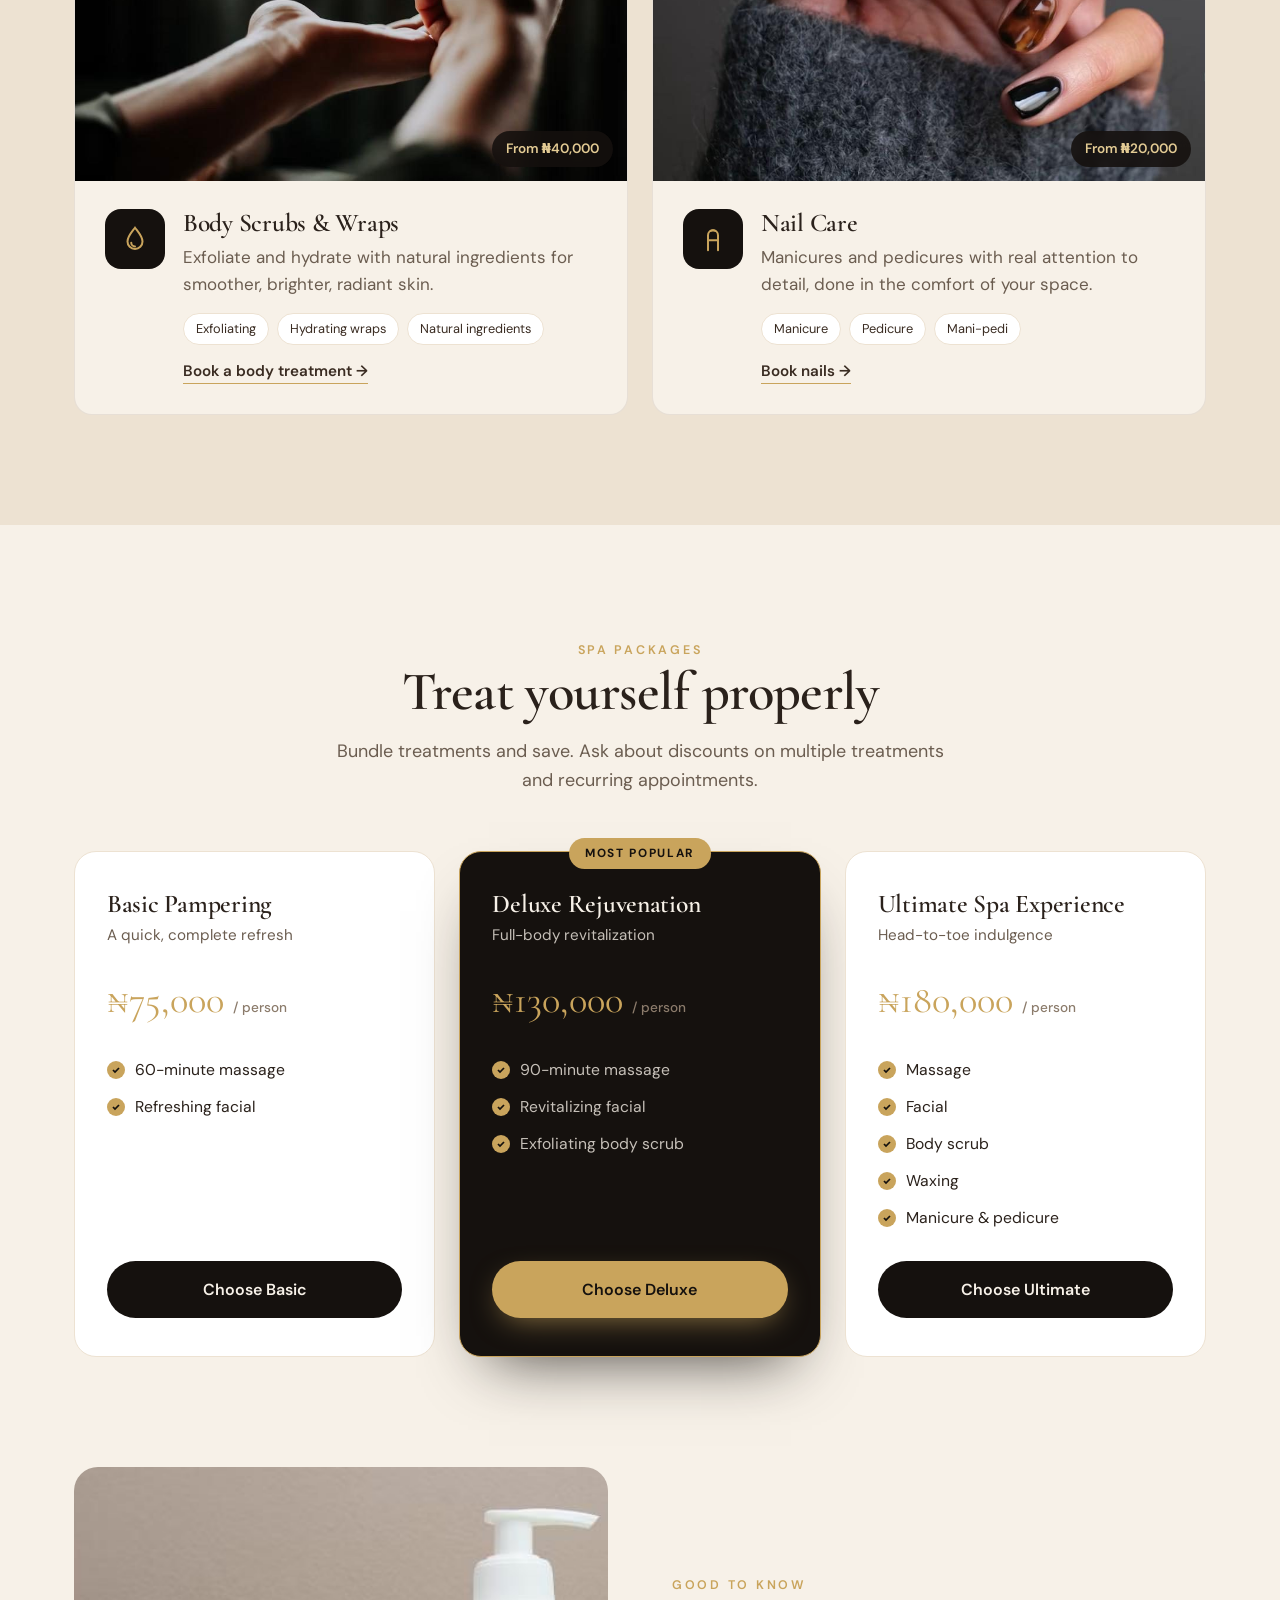
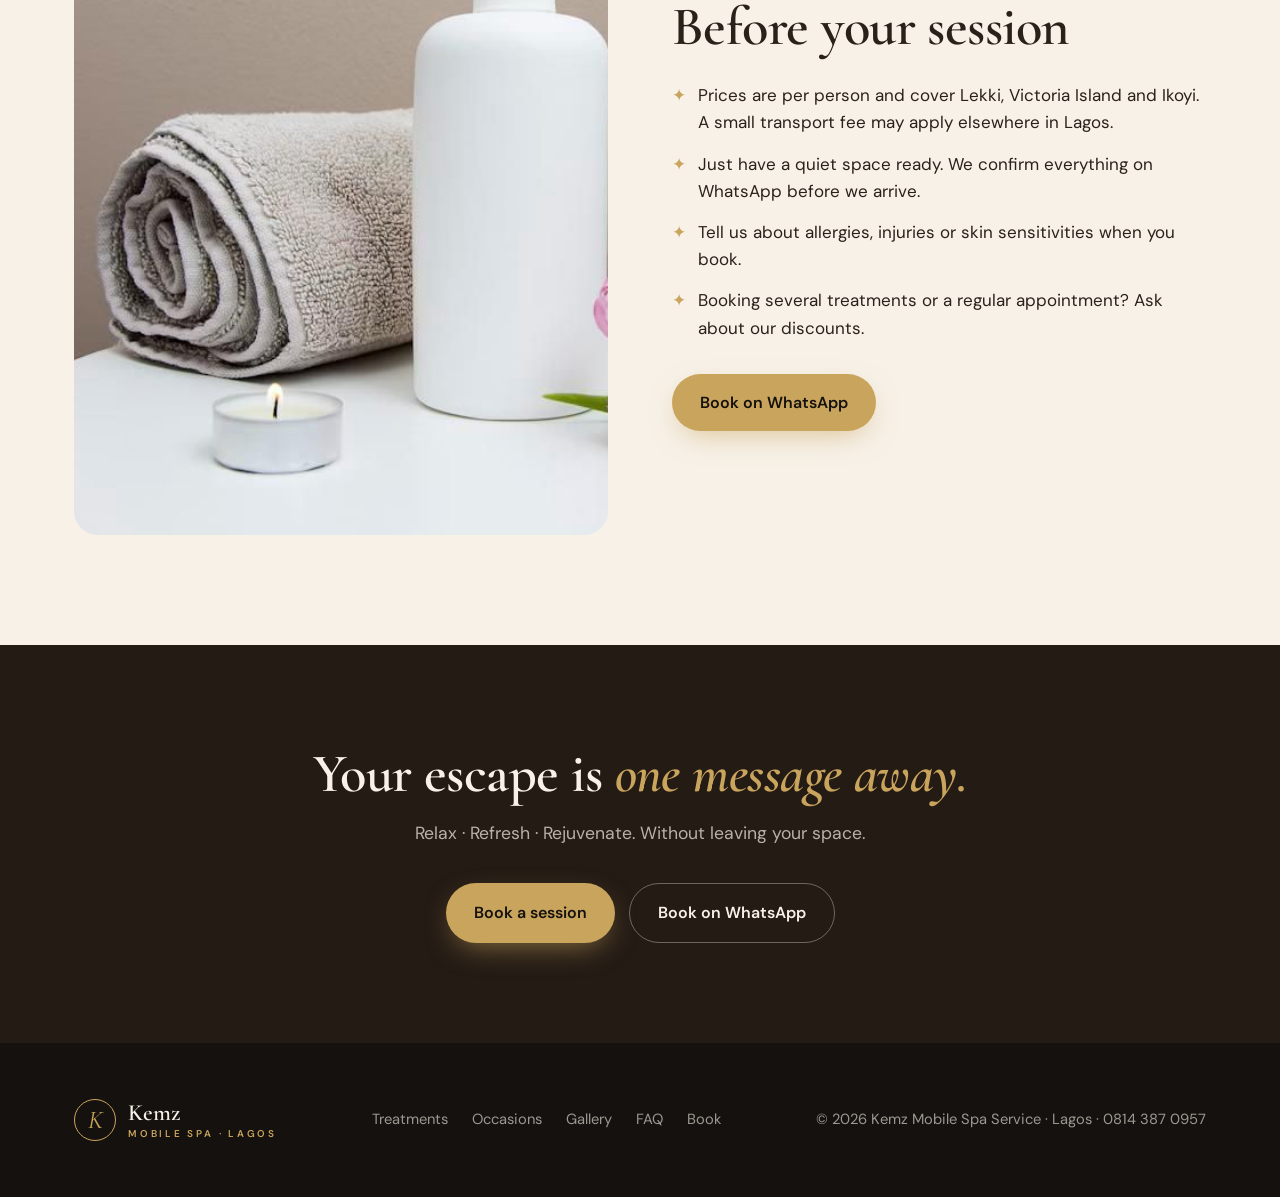
<file: treatments.html>
<!DOCTYPE html>
<html lang="en">
<head>
<meta charset="utf-8">
<meta name="viewport" content="width=device-width, initial-scale=1">
<title>Treatments &amp; Prices | Kemz Mobile Spa Lagos</title>
<meta name="description" content="Mobile massage, facials, body scrubs, manicures and pedicures in Lagos, with naira prices and spa packages. Book on WhatsApp and we come to you.">
<meta name="theme-color" content="#15110E">
<link rel="canonical" href="https://kemzmobilespa.netlify.app/treatments">
<meta property="og:type" content="website">
<meta property="og:site_name" content="Kemz Mobile Spa">
<meta property="og:title" content="Treatments &amp; Prices | Kemz Mobile Spa Lagos">
<meta property="og:description" content="Mobile massage, facials, body scrubs, manicures and pedicures in Lagos, with naira prices and spa packages. Book on WhatsApp and we come to you.">
<meta property="og:url" content="https://kemzmobilespa.netlify.app/treatments">
<meta property="og:image" content="https://kemzmobilespa.netlify.app/og-image.jpg">
<meta property="og:image:width" content="1200">
<meta property="og:image:height" content="630">
<meta name="twitter:card" content="summary_large_image">
<link rel="icon" href="favicon.svg" type="image/svg+xml">
<link rel="manifest" href="site.webmanifest">
<link rel="preconnect" href="https://fonts.googleapis.com">
<link rel="preconnect" href="https://fonts.gstatic.com" crossorigin>
<link href="https://fonts.googleapis.com/css2?family=Cormorant+Garamond:ital,wght@0,500;0,600;1,500;1,600&family=DM+Sans:wght@400;500;600;700&display=swap" rel="stylesheet">
<link rel="stylesheet" href="assets/site.css">

</head>
<body data-page="treatments">
<a class="skip" href="#main">Skip to content</a>

<header id="top">
  <div class="wrap nav">
    <a class="brand" href="index.html" aria-label="Kemz Mobile Spa: home">
      <span class="brand-mark" aria-hidden="true">K</span>
      <span class="brand-name">Kemz<small>Mobile Spa · Lagos</small></span>
    </a>
    <button class="menu-btn" aria-label="Open menu" aria-expanded="false" aria-controls="menu">
      <svg width="26" height="26" viewBox="0 0 24 24" fill="none" stroke="currentColor" stroke-width="2" stroke-linecap="round"><path d="M4 7h16M4 12h16M4 17h16"/></svg>
    </button>
    <ul class="nav-links" id="menu">
      <li><a href="index.html">Home</a></li>
      <li><a href="treatments.html" aria-current="page">Treatments &amp; Prices</a></li>
      <li><a href="occasions.html">Occasions</a></li>
      <li><a href="gallery.html">Gallery</a></li>
      <li><a href="book.html#faq">FAQ</a></li>
      <li><a class="btn btn-gold" href="book.html">Book a session</a></li>
    </ul>
  </div>
</header>

<main id="main">
<section class="page-hero">
  <img class="ph-bg" src="images/massage.jpg" alt="" fetchpriority="high">
  <div class="wrap">
    <div class="crumbs"><a href="index.html">Home</a> / Treatments &amp; Prices</div>
    <h1>Treatments <em>&amp; prices</em></h1>
    <p>Massage, facials, body scrubs and nail care, delivered to your home, hotel or venue anywhere in Lagos.</p>
    <div class="hero-cta"><a class="btn btn-gold" href="treatments.html#packages">View packages</a><a class="btn btn-ghost" href="book.html" data-book="general">Book on WhatsApp</a></div>
  </div>
</section>
<!-- SERVICES -->
<section id="services" class="services" style="padding-top:90px">
  <div class="wrap">
    <div class="center reveal">
      <span class="eyebrow">À la carte</span>
      <h2>Single treatments</h2>
      <p class="lead">Every session is tailored to you. Tap a treatment to book it on WhatsApp.</p>
    </div>
    <div class="svc-grid">
      <article id="massage" class="svc reveal"><div class="ph"><img src="images/massage.jpg" alt="Therapist giving a relaxing back massage to a client" loading="lazy" width="936" height="585"><span class="from" data-from="massage">Ask for price</span></div><div class="body">
        <span class="ic"><svg viewBox="0 0 24 24" fill="none" stroke="currentColor" stroke-width="1.6" stroke-linecap="round"><path d="M7 11c0-3 2-5 5-5s5 2 5 5"/><path d="M3 15h18"/><path d="M5 15c0 3 3 5 7 5s7-2 7-5"/><circle cx="12" cy="3.5" r="1.5"/></svg></span>
        <div><h3>Relaxing Massage</h3><p>Melt away stress and ease tight muscles. Choose the pressure and style that suits you.</p>
          <div class="tags"><span>Swedish</span><span>Deep tissue</span><span>Aromatherapy</span></div>
          <a class="more" href="book.html" data-book="massage">Book a massage →</a></div>
      </div></article>
      <article id="facial" class="svc reveal"><div class="ph"><img src="images/facial.jpg" alt="Esthetician applying a nourishing face mask" loading="lazy" width="936" height="585"><span class="from" data-from="facial">Ask for price</span></div><div class="body">
        <span class="ic"><svg viewBox="0 0 24 24" fill="none" stroke="currentColor" stroke-width="1.6" stroke-linecap="round"><circle cx="12" cy="11" r="7"/><path d="M9 10h.01M15 10h.01M9.5 14c1.5 1.3 3.5 1.3 5 0"/><path d="M5 5l2 2M19 5l-2 2"/></svg></span>
        <div><h3>Revitalizing Facials</h3><p>Deep cleanse, hydrate and refresh with quality products for every skin type. Leave glowing.</p>
          <div class="tags"><span>Cleansing</span><span>Hydrating</span><span>All skin types</span></div>
          <a class="more" href="book.html" data-book="facial">Book a facial →</a></div>
      </div></article>
      <article id="scrub" class="svc reveal"><div class="ph"><img src="images/body-oil.jpg" alt="Natural body oil being applied for a body treatment" loading="lazy" width="936" height="585"><span class="from" data-from="scrub">Ask for price</span></div><div class="body">
        <span class="ic"><svg viewBox="0 0 24 24" fill="none" stroke="currentColor" stroke-width="1.6" stroke-linecap="round"><path d="M12 3c3 4 6 7 6 11a6 6 0 0 1-12 0c0-4 3-7 6-11z"/><path d="M9 15a3 3 0 0 0 3 3"/></svg></span>
        <div><h3>Body Scrubs &amp; Wraps</h3><p>Exfoliate and hydrate with natural ingredients for smoother, brighter, radiant skin.</p>
          <div class="tags"><span>Exfoliating</span><span>Hydrating wraps</span><span>Natural ingredients</span></div>
          <a class="more" href="book.html" data-book="scrub">Book a body treatment →</a></div>
      </div></article>
      <article id="nails" class="svc reveal"><div class="ph"><img src="images/nails.jpg" alt="Freshly manicured glossy nails" loading="lazy" width="936" height="585"><span class="from" data-from="nails">Ask for price</span></div><div class="body">
        <span class="ic"><svg viewBox="0 0 24 24" fill="none" stroke="currentColor" stroke-width="1.6" stroke-linecap="round"><path d="M8 21V9a4 4 0 0 1 8 0v12"/><path d="M8 13h8"/><path d="M10 5.5c.6-.3 1.3-.5 2-.5s1.4.2 2 .5"/></svg></span>
        <div><h3>Nail Care</h3><p>Manicures and pedicures with real attention to detail, done in the comfort of your space.</p>
          <div class="tags"><span>Manicure</span><span>Pedicure</span><span>Mani-pedi</span></div>
          <a class="more" href="book.html" data-book="nails">Book nails →</a></div>
      </div></article>
    </div>
  </div>
</section>
<!-- PACKAGES -->
<section id="packages">
  <div class="wrap">
    <div class="center reveal">
      <span class="eyebrow">Spa packages</span>
      <h2>Treat yourself properly</h2>
      <p class="lead">Bundle treatments and save. Ask about discounts on multiple treatments and recurring appointments.</p>
    </div>
    <div class="pkg-grid">
      <div class="pkg reveal">
        <h3>Basic Pampering</h3>
        <p class="muted">A quick, complete refresh</p>
        <div class="price" data-price="basic">Ask for price</div>
        <ul><li>60-minute massage</li><li>Refreshing facial</li></ul>
        <a class="btn btn-dark" href="book.html" data-book="basic">Choose Basic</a>
      </div>
      <div class="pkg feat reveal">
        <span class="ribbon">Most popular</span>
        <h3>Deluxe Rejuvenation</h3>
        <p class="muted">Full-body revitalization</p>
        <div class="price" data-price="deluxe">Ask for price</div>
        <ul><li>90-minute massage</li><li>Revitalizing facial</li><li>Exfoliating body scrub</li></ul>
        <a class="btn btn-gold" href="book.html" data-book="deluxe">Choose Deluxe</a>
      </div>
      <div class="pkg reveal">
        <h3>Ultimate Spa Experience</h3>
        <p class="muted">Head-to-toe indulgence</p>
        <div class="price" data-price="ultimate">Ask for price</div>
        <ul><li>Massage</li><li>Facial</li><li>Body scrub</li><li>Waxing</li><li>Manicure &amp; pedicure</li></ul>
        <a class="btn btn-dark" href="book.html" data-book="ultimate">Choose Ultimate</a>
      </div>
    </div>
    
  </div>
</section>
<section style="padding-top:0">
  <div class="wrap">
    <div class="split">
      <img class="reveal" src="images/g-essentials.jpg" alt="Spa towel, lotion and candle" loading="lazy">
      <div class="reveal">
        <span class="eyebrow">Good to know</span>
        <h2>Before your session</h2>
        <ul class="list-check">
          <li>Prices are per person and cover Lekki, Victoria Island and Ikoyi. A small transport fee may apply elsewhere in Lagos.</li>
          <li>Just have a quiet space ready. We confirm everything on WhatsApp before we arrive.</li>
          <li>Tell us about allergies, injuries or skin sensitivities when you book.</li>
          <li>Booking several treatments or a regular appointment? Ask about our discounts.</li>
        </ul>
        <a class="btn btn-gold" href="book.html" data-book="general">Book on WhatsApp</a>
      </div>
    </div>
  </div>
</section>
<section class="cta">
  <div class="wrap">
    <h2>Your escape is <em>one message away.</em></h2>
    <p>Relax · Refresh · Rejuvenate. Without leaving your space.</p>
    <div class="hero-cta">
      <a class="btn btn-gold" href="book.html">Book a session</a>
      <a class="btn btn-ghost" href="book.html" data-book="general">Book on WhatsApp</a>
    </div>
  </div>
</section>
</main>

<footer>
  <div class="wrap foot">
    <a class="brand" href="index.html"><span class="brand-mark" aria-hidden="true">K</span><span class="brand-name">Kemz<small>Mobile Spa · Lagos</small></span></a>
    <nav aria-label="Footer"><a href="treatments.html">Treatments</a><a href="occasions.html">Occasions</a><a href="gallery.html">Gallery</a><a href="book.html#faq">FAQ</a><a href="book.html">Book</a></nav>
    <p>© <span id="yr">2026</span> Kemz Mobile Spa Service · Lagos · <a href="tel:+2348143870957">0814 387 0957</a></p>
  </div>
</footer>

<a class="fab" data-book="general" href="https://wa.me/2348143870957" aria-label="Chat with Kemz Mobile Spa on WhatsApp" target="_blank" rel="noopener">
  <svg viewBox="0 0 24 24" fill="currentColor"><path d="M12 2a10 10 0 0 0-8.6 15.1L2 22l5-1.3A10 10 0 1 0 12 2zm5.3 14.2c-.2.6-1.3 1.2-1.8 1.3-.5 0-.9.2-3.1-.7-2.6-1-4.3-3.7-4.4-3.9-.1-.2-1-1.4-1-2.6s.6-1.9.9-2.1c.2-.3.5-.3.7-.3h.5c.2 0 .4 0 .6.5l.8 2c.1.2.1.3 0 .5l-.3.5-.4.4c-.1.2-.3.3-.1.6.2.3.8 1.3 1.7 2.1 1.1 1 2.1 1.3 2.4 1.5.3.1.5.1.6-.1l.9-1c.2-.3.4-.2.6-.1l1.9.9c.3.1.5.2.5.3.1.2.1.7-.1 1.2z"/></svg>
</a>
<div class="mbar"><div class="mbar">
  <a class="btn btn-ghost" href="tel:+2348143870957">Call</a>
  <a class="btn btn-gold" href="book.html" data-book="general">Book on WhatsApp</a>
</div>

<script src="assets/site.js"></script>
</body>
</html>
</file>
<file: assets/site.css>
:root{
  --ink:#15110E; --espresso:#241B15; --bark:#3A2C22;
  --gold:#C9A45C; --gold-soft:#E3CB94; --cream:#F7F1E8; --sand:#EDE2D2; --stone:#8B7B6B;
  --text:#2A211B; --muted:#6B5D50; --wa:#1FA855;
  --serif:"Cormorant Garamond",Georgia,"Times New Roman",serif;
  --sans:"DM Sans",system-ui,-apple-system,"Segoe UI",Roboto,sans-serif;
  --r:18px; --max:1180px;
}
*{box-sizing:border-box;margin:0;padding:0}
html{scroll-behavior:smooth;scroll-padding-top:84px}
body{font-family:var(--sans);color:var(--text);background:var(--cream);line-height:1.6;font-size:17px;-webkit-font-smoothing:antialiased}
img,svg{display:block;max-width:100%}
a{color:inherit}
.wrap{max-width:var(--max);margin:0 auto;padding:0 24px}
.eyebrow{font-size:.78rem;letter-spacing:.22em;text-transform:uppercase;font-weight:600;color:var(--gold)}
h1,h2,h3{font-family:var(--serif);font-weight:600;line-height:1.08;letter-spacing:-.01em}
h2{font-size:clamp(2.2rem,4.6vw,3.4rem)}
h3{font-size:1.6rem}
.lead{font-size:1.12rem;color:var(--muted);max-width:620px}
section{padding:110px 0}
.center{text-align:center}.center .lead{margin:16px auto 0}
.skip{position:absolute;left:-999px;top:8px;background:var(--gold);color:var(--ink);padding:10px 16px;border-radius:8px;z-index:100}
.skip:focus{left:8px}
:focus-visible{outline:3px solid var(--gold);outline-offset:3px;border-radius:6px}

/* buttons */
.btn{display:inline-flex;align-items:center;gap:10px;padding:16px 28px;border-radius:999px;font-weight:600;font-size:1rem;text-decoration:none;border:0;cursor:pointer;transition:transform .2s,box-shadow .2s,background .2s;font-family:var(--sans)}
.btn:hover{transform:translateY(-2px)}
.btn-gold{background:var(--gold);color:var(--ink);box-shadow:0 10px 30px -10px rgba(201,164,92,.7)}
.btn-gold:hover{background:var(--gold-soft)}
.btn-ghost{border:1.5px solid rgba(247,241,232,.35);color:var(--cream)}
.btn-ghost:hover{border-color:var(--gold);color:var(--gold-soft)}
.btn-dark{background:var(--ink);color:var(--cream)}
.btn-wa{background:var(--wa);color:#fff}
.btn svg{width:20px;height:20px}

/* header */
header{position:fixed;inset:0 0 auto 0;z-index:50;transition:background .3s,box-shadow .3s}
header.scrolled{background:rgba(21,17,14,.92);backdrop-filter:blur(12px);box-shadow:0 1px 0 rgba(201,164,92,.18)}
.nav{display:flex;align-items:center;justify-content:space-between;height:76px}
.brand{display:flex;align-items:center;gap:12px;text-decoration:none;color:var(--cream)}
.brand-mark{width:42px;height:42px;border-radius:50%;background:var(--ink);border:1.5px solid var(--gold);display:grid;place-items:center;font-family:var(--serif);font-style:italic;font-size:1.6rem;color:var(--gold);line-height:1}
.brand-name{font-family:var(--serif);font-size:1.45rem;font-weight:600;line-height:1}
.brand-name small{display:block;font-family:var(--sans);font-size:.62rem;letter-spacing:.28em;text-transform:uppercase;color:var(--gold);margin-top:4px;font-weight:600}
.nav-links{display:flex;gap:32px;list-style:none;align-items:center}
.nav-links a{color:rgba(247,241,232,.82);text-decoration:none;font-size:.95rem;font-weight:500}
.nav-links a:hover{color:var(--gold-soft)}
.nav-links .btn{padding:11px 22px;font-size:.92rem;color:var(--ink)}
.menu-btn{display:none;background:none;border:0;color:var(--cream);width:44px;height:44px;cursor:pointer}

/* hero */
.hero{position:relative;min-height:100vh;min-height:100svh;display:flex;align-items:center;background:
  radial-gradient(1200px 600px at 85% 30%,rgba(201,164,92,.18),transparent 60%),
  radial-gradient(800px 500px at 10% 90%,rgba(139,123,107,.22),transparent 60%),
  linear-gradient(160deg,#1B1511 0%,var(--ink) 55%,#0F0C0A 100%);color:var(--cream);overflow:hidden;padding:120px 0 80px}
.hero-grid{display:grid;grid-template-columns:1.15fr .85fr;gap:48px;align-items:center}
.hero h1{font-size:clamp(3rem,7.2vw,5.9rem);margin:18px 0 22px}
.hero h1 em{color:var(--gold);font-style:italic}
.hero p.sub{font-size:1.2rem;color:rgba(247,241,232,.75);max-width:540px}
.hero-cta{display:flex;flex-wrap:wrap;gap:14px;margin-top:36px}
.hero-meta{display:flex;flex-wrap:wrap;gap:26px;margin-top:44px;font-size:.93rem;color:rgba(247,241,232,.7)}
.hero-meta span{display:flex;align-items:center;gap:8px}
.hero-meta b{color:var(--gold-soft);font-weight:600}
.dot{width:8px;height:8px;border-radius:50%;background:#4ADE80;box-shadow:0 0 0 4px rgba(74,222,128,.18);animation:pulse 2s infinite}
@keyframes pulse{50%{box-shadow:0 0 0 8px rgba(74,222,128,0)}}
.hero-art{position:relative;aspect-ratio:4/5;max-width:440px;justify-self:end;width:100%}
.hero-art .arch{position:absolute;inset:0;border-radius:220px 220px 28px 28px;background:linear-gradient(180deg,#3A2C22,#1E1712);border:1px solid rgba(201,164,92,.35);overflow:hidden}
.hero-art .arch img{position:absolute;inset:0;width:100%;height:100%;object-fit:cover}
.hero-art .arch::after{content:"";position:absolute;inset:0;background:linear-gradient(180deg,transparent 60%,rgba(21,17,14,.35))}
.hero-badge{position:absolute;left:-28px;bottom:54px;background:var(--cream);color:var(--ink);border-radius:16px;padding:16px 20px;box-shadow:0 20px 50px -15px rgba(0,0,0,.6);display:flex;gap:12px;align-items:center;max-width:250px}
.hero-badge .ic{width:42px;height:42px;border-radius:12px;background:var(--ink);color:var(--gold);display:grid;place-items:center;flex:none}
.hero-badge strong{display:block;font-size:.98rem}
.hero-badge span{font-size:.82rem;color:var(--muted)}

/* strip */
.strip{background:var(--ink);color:var(--gold-soft);border-top:1px solid rgba(201,164,92,.2);overflow:hidden;padding:20px 0}
.marquee{display:flex;gap:48px;white-space:nowrap;animation:scroll 32s linear infinite;font-family:var(--serif);font-size:1.5rem;font-style:italic;width:max-content}
.marquee span::after{content:"✦";margin-left:48px;color:var(--gold);font-style:normal;font-size:1rem;vertical-align:middle}
@keyframes scroll{to{transform:translateX(-50%)}}

/* how */
.steps{display:grid;grid-template-columns:repeat(3,1fr);gap:28px;margin-top:60px;counter-reset:s}
.step{background:#fff;border-radius:var(--r);padding:36px 32px;border:1px solid var(--sand);position:relative}
.step::before{counter-increment:s;content:"0" counter(s);font-family:var(--serif);font-size:3.4rem;color:var(--gold);line-height:1;display:block;margin-bottom:14px}
.step p{color:var(--muted);margin-top:8px}

/* services */
.services{background:var(--sand)}
.svc-grid{display:grid;grid-template-columns:repeat(2,1fr);gap:24px;margin-top:56px}
.svc{background:var(--cream);border-radius:var(--r);overflow:hidden;display:flex;flex-direction:column;border:1px solid rgba(139,123,107,.15);transition:transform .25s,box-shadow .25s}
.svc:hover{transform:translateY(-4px);box-shadow:0 24px 50px -28px rgba(42,33,27,.45)}
.svc .ph{position:relative;aspect-ratio:16/10;overflow:hidden}
.svc .ph img{width:100%;height:100%;object-fit:cover;transition:transform .6s}
.svc:hover .ph img{transform:scale(1.05)}
.svc .from{position:absolute;right:14px;bottom:14px;background:rgba(21,17,14,.88);color:var(--gold-soft);font-size:.85rem;font-weight:600;padding:7px 14px;border-radius:999px;backdrop-filter:blur(6px)}
.svc .body{padding:28px 30px 30px;display:flex;gap:18px;align-items:flex-start}
.svc .ic{width:60px;height:60px;border-radius:16px;background:var(--ink);color:var(--gold);display:grid;place-items:center;flex:none}
.svc .ic svg{width:30px;height:30px}
.svc p{color:var(--muted);margin:8px 0 14px}
.tags{display:flex;flex-wrap:wrap;gap:8px}
.tags span{font-size:.8rem;background:#fff;border:1px solid var(--sand);padding:5px 12px;border-radius:999px;color:var(--bark)}
.svc a.more{font-weight:600;color:var(--bark);text-decoration:none;font-size:.95rem;display:inline-block;margin-top:14px;border-bottom:1.5px solid var(--gold)}

/* packages */
.pkg-grid{display:grid;grid-template-columns:repeat(3,1fr);gap:24px;margin-top:56px;align-items:stretch}
.pkg{background:#fff;border:1px solid var(--sand);border-radius:22px;padding:38px 32px;display:flex;flex-direction:column;position:relative}
.pkg.feat{background:var(--ink);color:var(--cream);border-color:var(--gold);transform:scale(1.03);box-shadow:0 30px 60px -30px rgba(21,17,14,.8)}
.pkg.feat .muted,.pkg.feat li{color:rgba(247,241,232,.78)}
.ribbon{position:absolute;top:-14px;left:50%;transform:translateX(-50%);background:var(--gold);color:var(--ink);font-size:.74rem;font-weight:700;letter-spacing:.14em;text-transform:uppercase;padding:6px 16px;border-radius:999px;white-space:nowrap}
.pkg .muted{color:var(--muted);font-size:.95rem;margin-top:6px}
.price{font-family:var(--serif);font-size:2.4rem;margin:22px 0 4px;color:var(--gold)}
.price small{font-family:var(--sans);font-size:.85rem;color:var(--stone);font-weight:500}
.pkg ul{list-style:none;margin:22px 0 30px;display:grid;gap:12px;flex:1;align-content:start}
.pkg li{display:flex;gap:10px;color:var(--text);font-size:.98rem}
.pkg li::before{content:"";width:18px;height:18px;flex:none;margin-top:4px;border-radius:50%;background:var(--gold) url("data:image/svg+xml,%3Csvg xmlns='http://www.w3.org/2000/svg' viewBox='0 0 24 24' fill='none' stroke='%2315110E' stroke-width='3.5'%3E%3Cpath d='M6 12l4 4 8-8'/%3E%3C/svg%3E") center/12px no-repeat}
.pkg .btn{justify-content:center}
.note{text-align:center;color:var(--muted);margin-top:34px;font-size:.95rem}

/* why */
.why{background:var(--ink);color:var(--cream);position:relative;overflow:hidden}
.why .lead{color:rgba(247,241,232,.7)}
.why-grid{display:grid;grid-template-columns:repeat(4,1fr);gap:22px;margin-top:56px}
.why-card{border:1px solid rgba(201,164,92,.25);border-radius:var(--r);padding:30px 26px;background:rgba(255,255,255,.02)}
.why-card .ic{color:var(--gold);margin-bottom:18px}
.why-card .ic svg{width:34px;height:34px}
.why-card h3{font-size:1.4rem}
.why-card p{color:rgba(247,241,232,.68);margin-top:8px;font-size:.96rem}


/* occasions */
.occasions{background:var(--sand)}
.occ-grid{display:grid;grid-template-columns:1fr 1fr;gap:64px;align-items:center}
.occ-photos{display:grid;grid-template-columns:1fr 1fr;gap:16px}
.occ-photos img{width:100%;aspect-ratio:3/4;object-fit:cover;border-radius:20px}
.occ-photos img:last-child{margin-top:48px}
.occasions h2 em{font-style:italic;color:var(--bark)}
.occ-tags{display:flex;flex-wrap:wrap;gap:10px;margin:28px 0 34px}
.occ-tags span{background:var(--cream);border:1px solid rgba(139,123,107,.25);padding:9px 16px;border-radius:999px;font-weight:500;font-size:.95rem}
@media (max-width:1000px){.occ-grid{grid-template-columns:1fr;gap:40px}.occ-photos{max-width:520px}}
/* gallery */
.gallery-grid{display:grid;grid-template-columns:repeat(3,1fr);gap:16px;margin-top:48px}
.gallery-grid img{width:100%;height:auto;aspect-ratio:1;object-fit:cover;border-radius:16px;transition:transform .5s}
.gallery-grid img:hover{transform:scale(1.02)}
@media (max-width:820px){.gallery-grid{grid-template-columns:repeat(2,1fr);gap:10px}}

/* booking */
.book{background:linear-gradient(180deg,var(--cream),var(--sand))}
.book-grid{display:grid;grid-template-columns:.9fr 1.1fr;gap:56px;align-items:start}
.contact-list{list-style:none;margin-top:34px;display:grid;gap:18px}
.contact-list li{display:flex;gap:16px;align-items:flex-start}
.contact-list .ic{width:46px;height:46px;border-radius:14px;background:var(--ink);color:var(--gold);display:grid;place-items:center;flex:none}
.contact-list .ic svg{width:22px;height:22px}
.contact-list small{display:block;color:var(--stone);font-size:.8rem;letter-spacing:.12em;text-transform:uppercase;font-weight:600}
.contact-list a,.contact-list span{font-weight:600;text-decoration:none;word-break:break-word}
.contact-list a[href^=mailto]{font-size:.93rem;overflow-wrap:anywhere}
.contact-list a:hover{color:var(--bark);text-decoration:underline}
form.card{background:#fff;border-radius:24px;padding:40px;box-shadow:0 40px 80px -40px rgba(42,33,27,.35);border:1px solid var(--sand)}
.form-grid{display:grid;grid-template-columns:1fr 1fr;gap:18px}
.field{display:flex;flex-direction:column;gap:7px}
.field.full{grid-column:1/-1}
label{font-size:.88rem;font-weight:600;color:var(--bark)}
input,select,textarea{font:inherit;font-size:1rem;padding:14px 16px;border:1.5px solid var(--sand);border-radius:12px;background:var(--cream);color:var(--text);width:100%;transition:border .2s,background .2s}
input:focus,select:focus,textarea:focus{outline:none;border-color:var(--gold);background:#fff}
textarea{resize:vertical;min-height:96px}
.err{color:#B42318;font-size:.82rem;display:none}
.field.invalid .err{display:block}
.field.invalid input,.field.invalid select{border-color:#B42318}
form.card .btn{width:100%;justify-content:center;margin-top:26px;font-size:1.05rem;padding:18px}
.fine{font-size:.84rem;color:var(--stone);text-align:center;margin-top:14px}
.done{display:none;text-align:center;padding:30px 10px}
.done.show{display:block}
.done .ic{width:72px;height:72px;margin:0 auto 18px;border-radius:50%;background:#E8F7EE;color:var(--wa);display:grid;place-items:center}
.done h3{font-size:2rem}
.done p{color:var(--muted);margin:10px auto 24px;max-width:380px}
.hp{position:absolute;left:-9999px}

/* faq */
.faq-list{max-width:820px;margin:52px auto 0;display:grid;gap:14px}
details{background:#fff;border:1px solid var(--sand);border-radius:16px;padding:0 26px}
summary{list-style:none;cursor:pointer;padding:22px 0;font-weight:600;font-size:1.05rem;display:flex;justify-content:space-between;gap:16px;align-items:center}
summary::-webkit-details-marker{display:none}
summary::after{content:"+";font-family:var(--serif);font-size:1.8rem;color:var(--gold);line-height:1;transition:transform .25s}
details[open] summary::after{transform:rotate(45deg)}
details p{padding:0 0 22px;color:var(--muted)}

/* cta + footer */
.cta{background:var(--espresso);color:var(--cream);text-align:center;padding:100px 0}
.cta h2 em{color:var(--gold);font-style:italic}
.cta p{color:rgba(247,241,232,.7);max-width:560px;margin:16px auto 34px;font-size:1.1rem}
.cta .hero-cta{justify-content:center}
footer{background:var(--ink);color:rgba(247,241,232,.6);padding:56px 0 110px;font-size:.92rem}
.foot{display:flex;flex-wrap:wrap;justify-content:space-between;gap:28px;align-items:center}
.foot nav{display:flex;flex-wrap:wrap;gap:24px}
.foot a{text-decoration:none}.foot a:hover{color:var(--gold-soft)}

/* floating */
.fab{position:fixed;right:22px;bottom:22px;z-index:60;width:62px;height:62px;border-radius:50%;background:var(--wa);color:#fff;display:grid;place-items:center;box-shadow:0 14px 34px -8px rgba(31,168,85,.6);transition:transform .2s}
.fab:hover{transform:scale(1.07)}
.fab svg{width:32px;height:32px}
.mbar{display:none}

/* reveal */
.reveal{opacity:0;transform:translateY(24px);transition:opacity .8s ease,transform .8s ease}
.reveal.in{opacity:1;transform:none}
@media (prefers-reduced-motion:reduce){*{animation:none!important;transition:none!important}.reveal{opacity:1;transform:none}html{scroll-behavior:auto}}

/* responsive */
@media (max-width:1000px){
  .hero-grid,.book-grid{grid-template-columns:1fr}
  .hero-art{justify-self:center;max-width:360px;margin-top:20px}
  .why-grid{grid-template-columns:repeat(2,1fr)}
  .pkg-grid{grid-template-columns:1fr;max-width:480px;margin-left:auto;margin-right:auto}
  .pkg.feat{transform:none}
}
@media (max-width:820px){
  section{padding:80px 0}
  .menu-btn{display:grid;place-items:center}
  .nav-links{position:fixed;inset:76px 0 auto 0;background:var(--ink);flex-direction:column;gap:0;padding:12px 24px 28px;border-bottom:1px solid rgba(201,164,92,.25);transform:translateY(-12px);opacity:0;visibility:hidden;transition:transform .3s,opacity .3s,visibility .3s;align-items:stretch}
  .nav-links.open{transform:none;opacity:1;visibility:visible}
  .nav-links li a{display:block;padding:16px 0;border-bottom:1px solid rgba(247,241,232,.08);font-size:1.05rem}
  .nav-links li:last-child a{border:0;margin-top:16px;text-align:center;justify-content:center}
  header.menu-open{background:var(--ink)}
  .steps,.svc-grid{grid-template-columns:1fr}
  .svc .body{padding:24px 22px 26px}
  .form-grid{grid-template-columns:1fr}
  form.card{padding:28px 22px}
  .hero-badge{left:0}
  .fab{display:none}
  .mbar{display:grid;grid-template-columns:1fr 1fr;gap:10px;position:fixed;left:0;right:0;bottom:0;z-index:60;padding:10px 14px calc(10px + env(safe-area-inset-bottom));background:rgba(21,17,14,.96);backdrop-filter:blur(10px);border-top:1px solid rgba(201,164,92,.25)}
  .mbar a{justify-content:center;padding:14px;font-size:.95rem}
}
@media (max-width:520px){
  body{font-size:16px}
  .why-grid{grid-template-columns:1fr}
  .hero{padding-top:110px}
  .hero-meta{gap:16px}
  .brand-name{font-size:1.25rem}
}

/* ===== multi-page additions ===== */
.nav-links a[aria-current="page"]{color:var(--gold-soft)}
.nav-links a[aria-current="page"]:not(.btn){box-shadow:inset 0 -2px 0 var(--gold)}
html.lock,html.lock body{overflow:hidden;overscroll-behavior:none}
body.lock{position:fixed;left:0;right:0;width:100%}
.nav-backdrop{position:fixed;inset:0;z-index:40;background:rgba(10,8,6,.55);backdrop-filter:blur(2px);opacity:0;visibility:hidden;transition:opacity .3s,visibility .3s}
.nav-backdrop.show{opacity:1;visibility:visible}

/* page hero */
.page-hero{position:relative;color:var(--cream);padding:170px 0 96px;background:var(--ink);overflow:hidden;isolation:isolate}
.page-hero .ph-bg{position:absolute;inset:0;z-index:-2;width:100%;height:100%;object-fit:cover;object-position:center 35%;opacity:.42}
.page-hero::after{content:"";position:absolute;inset:0;z-index:-1;background:linear-gradient(90deg,rgba(21,17,14,.96) 0%,rgba(21,17,14,.78) 45%,rgba(21,17,14,.35) 100%),linear-gradient(0deg,rgba(21,17,14,.6),transparent 40%)}
.page-hero h1{font-size:clamp(2.8rem,6vw,4.8rem);margin:16px 0 18px;max-width:760px}
.page-hero h1 em{color:var(--gold);font-style:italic}
.page-hero p{font-size:1.15rem;color:rgba(247,241,232,.78);max-width:560px}
.page-hero .hero-cta{margin-top:30px}
.crumbs{font-size:.85rem;color:rgba(247,241,232,.6)}
.crumbs a{color:rgba(247,241,232,.75);text-decoration:none}.crumbs a:hover{color:var(--gold-soft)}

/* home: signature tiles */
.tiles{display:grid;grid-template-columns:repeat(4,1fr);gap:20px;margin-top:52px}
.tile{position:relative;display:block;border-radius:22px;overflow:hidden;aspect-ratio:3/4;color:#fff;text-decoration:none;isolation:isolate}
.tile img{position:absolute;inset:0;width:100%;height:100%;object-fit:cover;z-index:-2;transition:transform .7s}
.tile::after{content:"";position:absolute;inset:0;z-index:-1;background:linear-gradient(180deg,transparent 35%,rgba(15,12,10,.88))}
.tile:hover img{transform:scale(1.06)}
.tile .t{position:absolute;left:22px;right:22px;bottom:22px}
.tile h3{font-size:1.7rem;color:#fff}
.tile .p{display:block;color:var(--gold-soft);font-weight:600;font-size:.92rem;margin-top:4px}
.tile .go{display:inline-flex;margin-top:12px;font-size:.88rem;font-weight:600;border-bottom:1.5px solid var(--gold);padding-bottom:2px}
.center-cta{text-align:center;margin-top:44px}

/* occasions page */
.occ-cards{display:grid;grid-template-columns:repeat(3,1fr);gap:22px;margin-top:52px}
.occ-card{background:#fff;border:1px solid var(--sand);border-radius:var(--r);padding:32px 28px;display:flex;flex-direction:column}
.occ-card .ic{width:54px;height:54px;border-radius:16px;background:var(--ink);color:var(--gold);display:grid;place-items:center;margin-bottom:20px}
.occ-card .ic svg{width:26px;height:26px}
.occ-card p{color:var(--muted);margin:8px 0 22px;flex:1}
.occ-card a{font-weight:600;color:var(--bark);text-decoration:none;border-bottom:1.5px solid var(--gold);align-self:flex-start}
.split{display:grid;grid-template-columns:1fr 1fr;gap:64px;align-items:center}
.split img{width:100%;border-radius:24px;aspect-ratio:4/5;object-fit:cover}
.list-check{list-style:none;display:grid;gap:14px;margin:26px 0 32px}
.list-check li{display:flex;gap:12px}
.list-check li::before{content:"✦";color:var(--gold)}
.disclaimer{font-size:.85rem;color:var(--stone);text-align:center;margin-top:28px}
@media (max-width:1000px){.tiles{grid-template-columns:repeat(2,1fr)}.occ-cards{grid-template-columns:repeat(2,1fr)}.split{grid-template-columns:1fr;gap:36px}.split img{max-width:520px;aspect-ratio:4/3}}
footer{padding-bottom:56px}
@media (max-width:820px){.page-hero{padding:130px 0 70px}footer{padding-bottom:110px}}
@media (max-width:560px){.tiles{gap:12px}.tile .t{left:14px;right:14px;bottom:14px}.tile h3{font-size:1.3rem}.tile .go{display:none}.occ-cards{grid-template-columns:1fr}}
</file>
